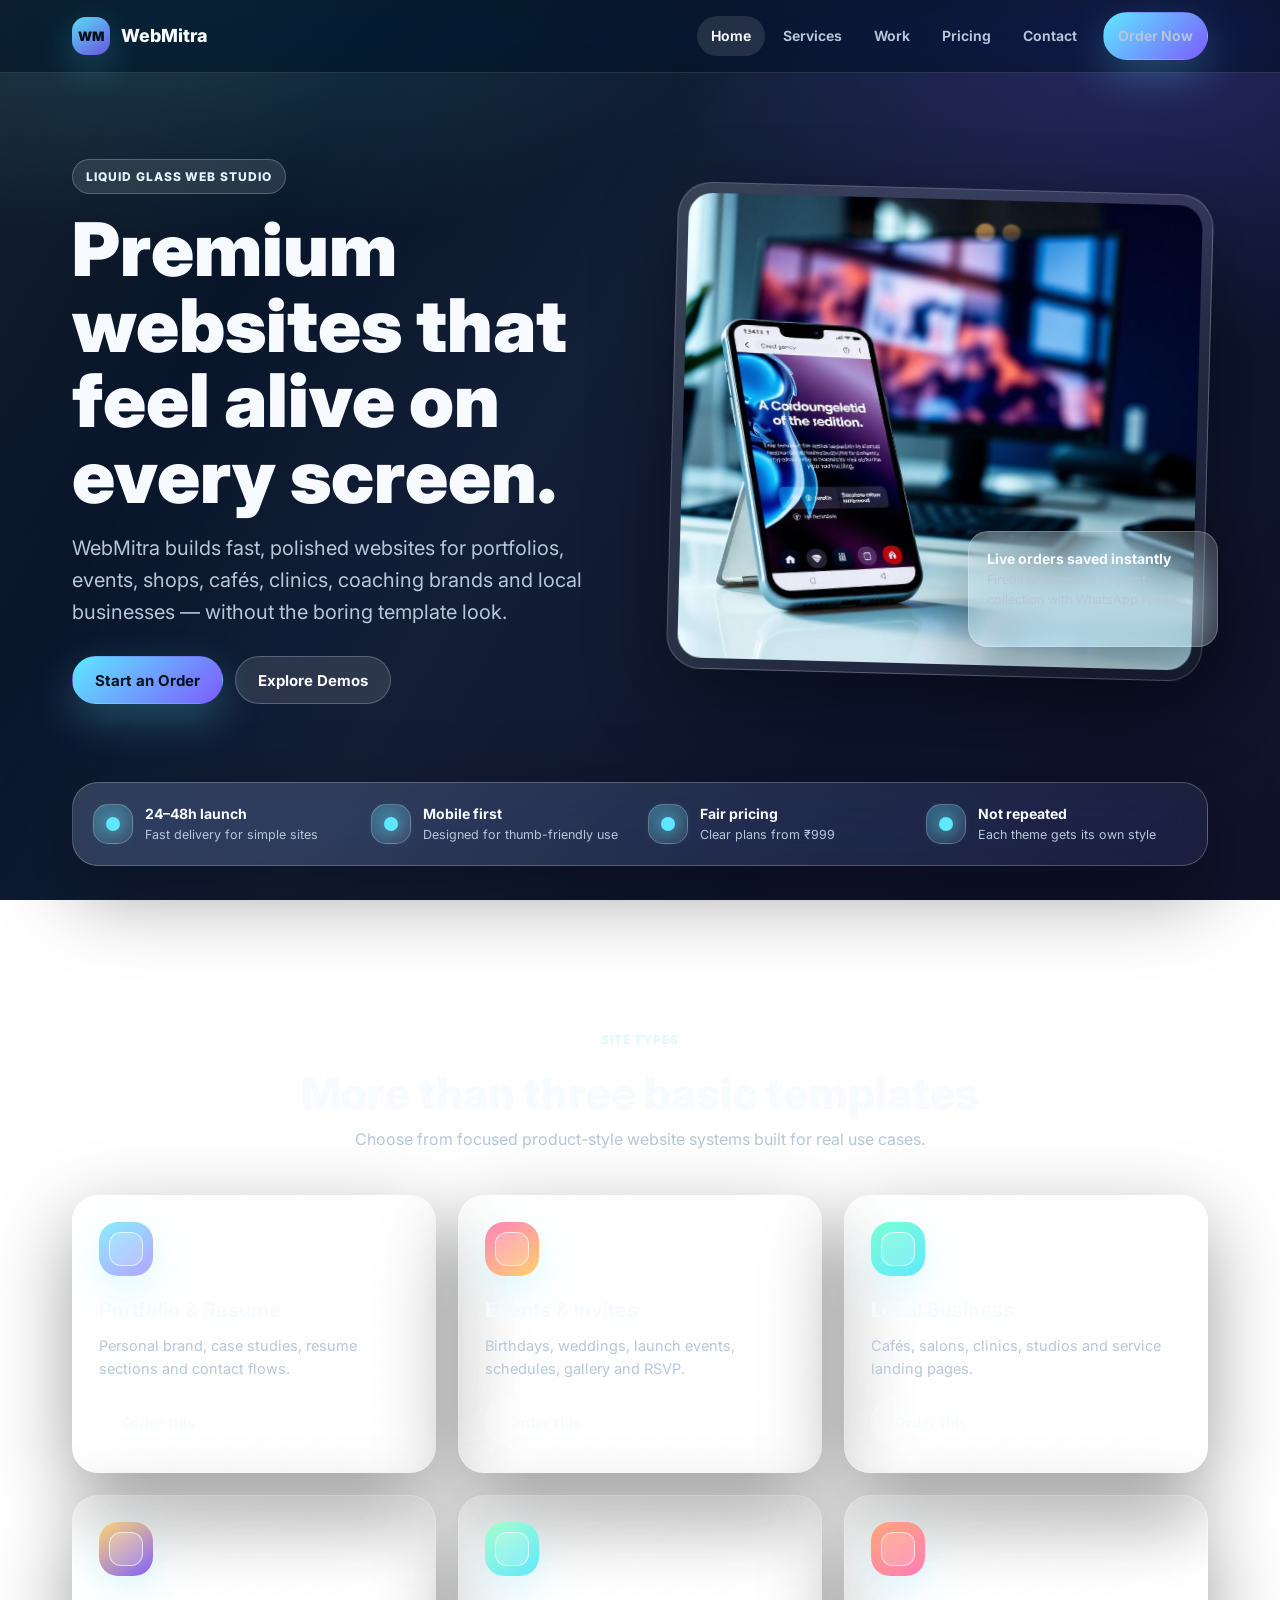
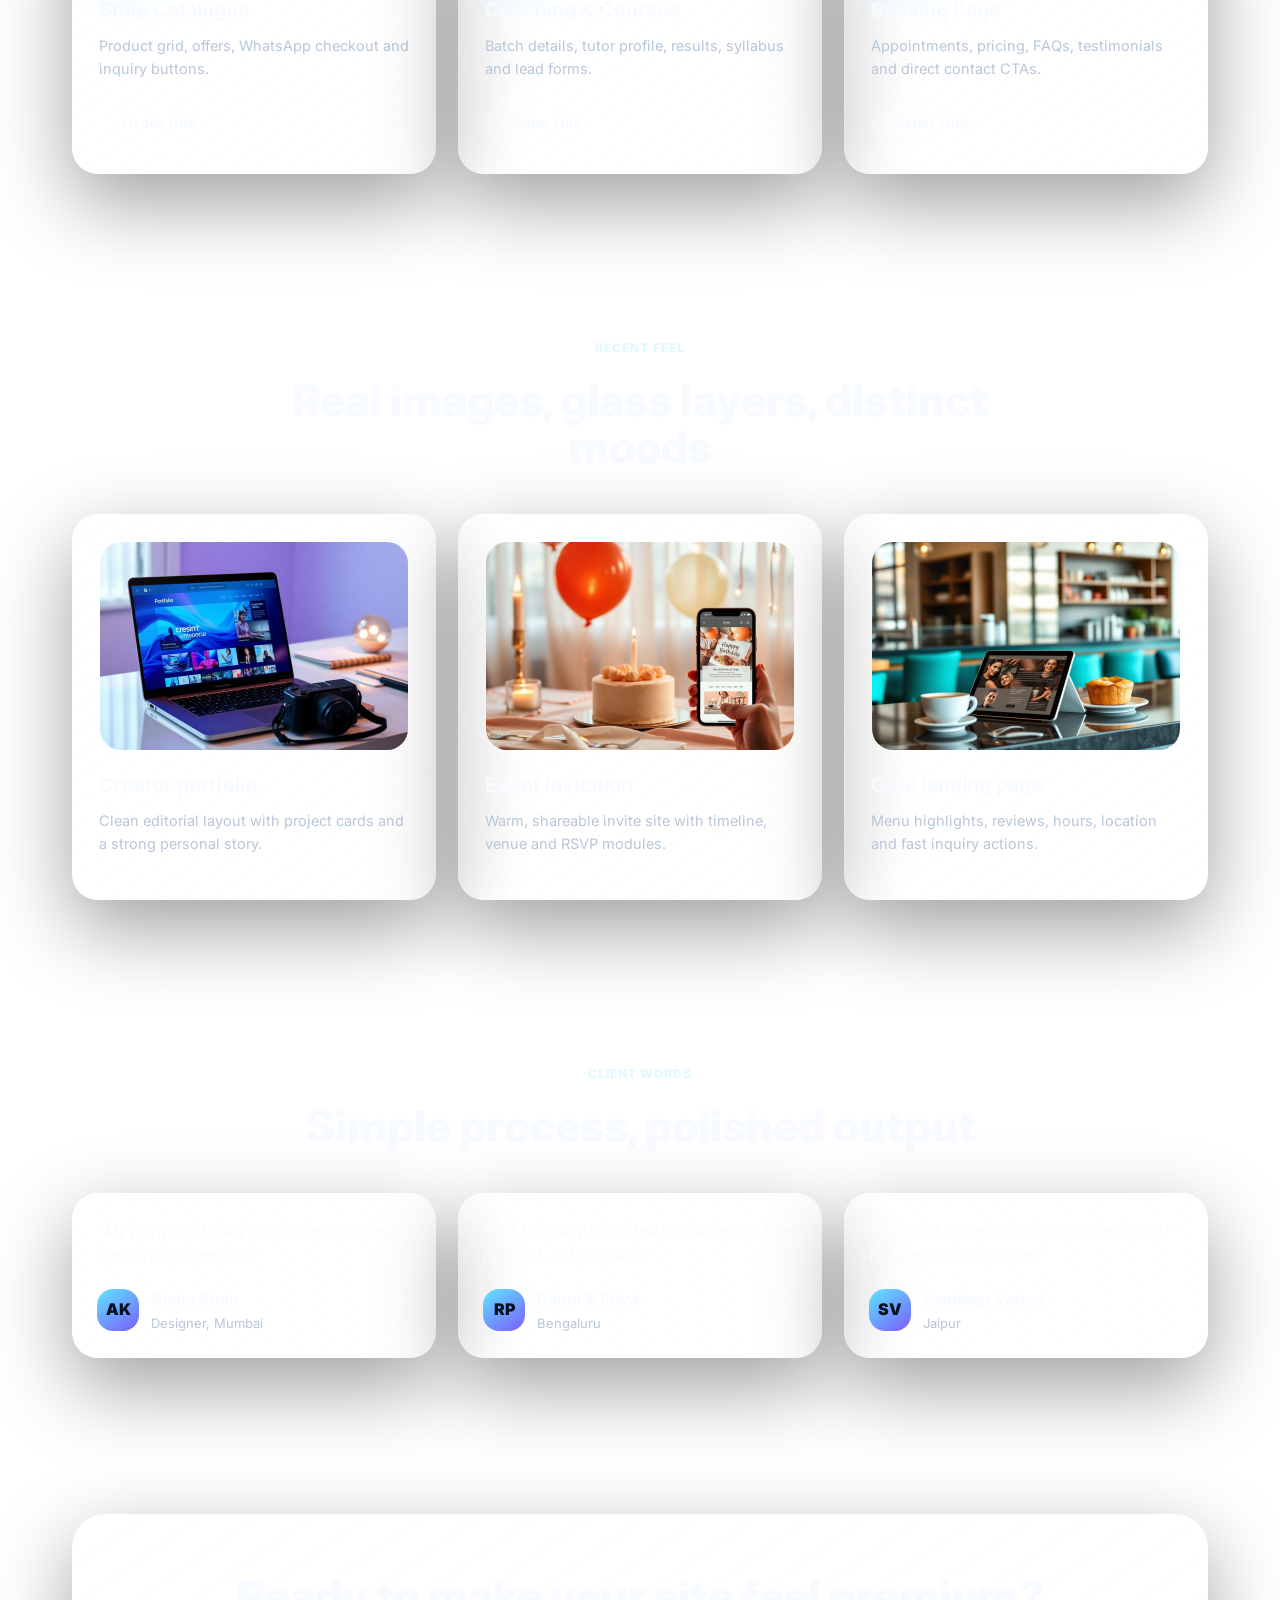
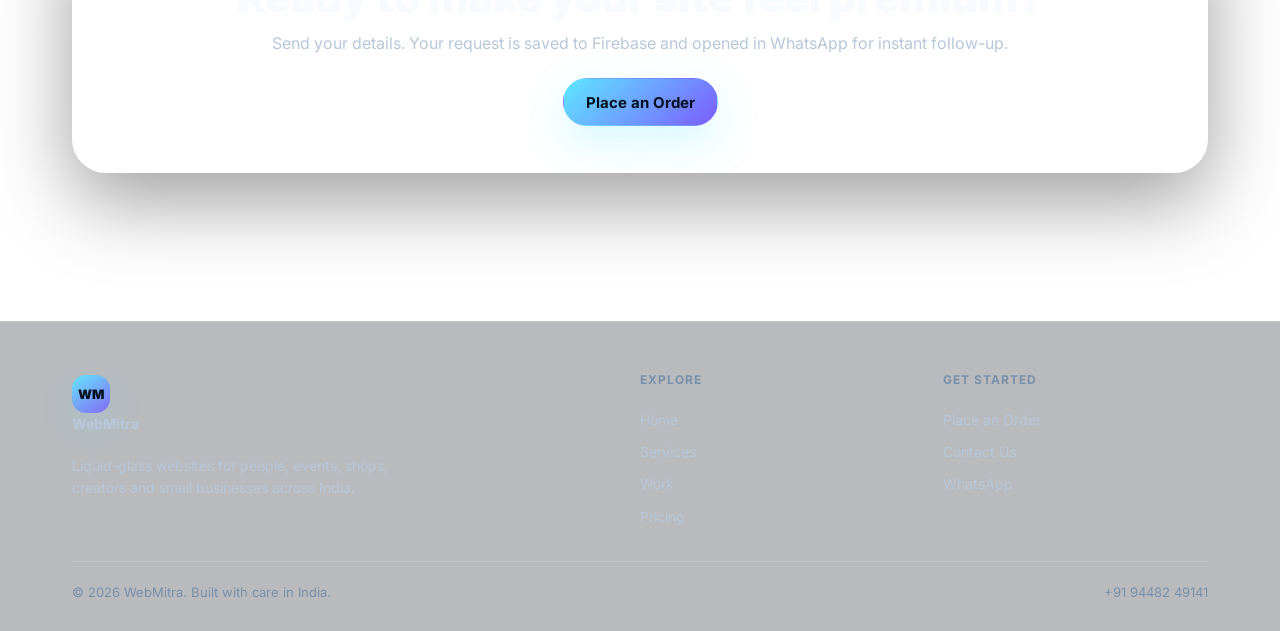
<file: index.html>
<!doctype html><html lang="en"><head><meta charset="utf-8"/><meta name="viewport" content="width=device-width, initial-scale=1, viewport-fit=cover"/><title>WebMitra — Liquid glass websites, fast</title><meta name="description" content="Premium iOS-inspired websites for people, events, shops and businesses across India."/><link rel="icon" href="favicon.ico" sizes="any"/><link rel="icon" type="image/svg+xml" href="favicon.svg"/><link rel="apple-touch-icon" href="apple-touch-icon.png"/><link rel="preconnect" href="https://fonts.googleapis.com"/><link rel="preconnect" href="https://fonts.gstatic.com" crossorigin/><link href="https://fonts.googleapis.com/css2?family=Inter:wght@400;500;600;700;800;900&display=swap" rel="stylesheet"/><link rel="stylesheet" href="styles.css"/><meta property="og:title" content="WebMitra — Liquid glass websites, fast"/><meta property="og:description" content="Premium iOS-inspired websites for people, events, shops and businesses across India."/><meta property="og:type" content="website"/><meta name="theme-color" content="#06111f"/></head><body><header class="site-header"><div class="container nav"><a class="brand" href="index.html"><span class="brand-mark">WM</span><span>WebMitra</span></a><button class="menu-toggle" data-menu-toggle aria-label="Open menu">☰</button><nav class="nav-links"><a href="index.html" data-nav="index.html">Home</a><a href="services.html" data-nav="services.html">Services</a><a href="work.html" data-nav="work.html">Work</a><a href="pricing.html" data-nav="pricing.html">Pricing</a><a href="contact.html" data-nav="contact.html">Contact</a><a class="nav-cta btn btn-primary" href="order.html" data-nav="order.html">Order Now</a></nav></div></header><main><section class="hero"><div class="container hero-grid"><div><span class="eyebrow fade-in">Liquid glass web studio</span><h1 class="fade-in delay-1">Premium websites that feel alive on every screen.</h1><p class="lead fade-in delay-2">WebMitra builds fast, polished websites for portfolios, events, shops, cafés, clinics, coaching brands and local businesses — without the boring template look.</p><div class="hero-cta fade-in delay-3"><a class="btn btn-primary" href="order.html">Start an Order</a><a class="btn btn-ghost" href="work.html">Explore Demos</a></div></div><div class="hero-media fade-in delay-2"><div class="phone-glass"><img src="assets/hero-liquid-glass.jpg" alt="Liquid glass website preview on a modern phone" width="1408" height="896"/></div><div class="float-chip"><strong>Live orders saved instantly</strong><span>Firebase-powered request collection with WhatsApp follow-up.</span></div></div></div></section><section class="section" style="padding-top:20px"><div class="container"><div class="trust-strip"><div class="trust-item"><span class="trust-dot"></span><div><strong>24–48h launch</strong><span>Fast delivery for simple sites</span></div></div><div class="trust-item"><span class="trust-dot"></span><div><strong>Mobile first</strong><span>Designed for thumb-friendly use</span></div></div><div class="trust-item"><span class="trust-dot"></span><div><strong>Fair pricing</strong><span>Clear plans from ₹999</span></div></div><div class="trust-item"><span class="trust-dot"></span><div><strong>Not repeated</strong><span>Each theme gets its own style</span></div></div></div></div></section><section class="section"><div class="container"><div class="section-head"><span class="eyebrow">Site types</span><h2>More than three basic templates</h2><p>Choose from focused product-style website systems built for real use cases.</p></div><div class="grid grid-3"><article class="card"><div class="mini-visual"></div><h3>Portfolio & Resume</h3><p>Personal brand, case studies, resume sections and contact flows.</p><a class="btn btn-ghost" href="order.html?type=Portfolio">Order this</a></article><article class="card"><div class="mini-visual event"></div><h3>Events & Invites</h3><p>Birthdays, weddings, launch events, schedules, gallery and RSVP.</p><a class="btn btn-ghost" href="order.html?type=Event">Order this</a></article><article class="card"><div class="mini-visual business"></div><h3>Local Business</h3><p>Cafés, salons, clinics, studios and service landing pages.</p><a class="btn btn-ghost" href="order.html?type=Business">Order this</a></article><article class="card"><div class="mini-visual shop"></div><h3>Shop Catalogue</h3><p>Product grid, offers, WhatsApp checkout and inquiry buttons.</p><a class="btn btn-ghost" href="order.html?type=Shop Catalogue">Order this</a></article><article class="card"><div class="mini-visual learn"></div><h3>Coaching & Courses</h3><p>Batch details, tutor profile, results, syllabus and lead forms.</p><a class="btn btn-ghost" href="order.html?type=Coaching">Order this</a></article><article class="card"><div class="mini-visual booking"></div><h3>Booking Page</h3><p>Appointments, pricing, FAQs, testimonials and direct contact CTAs.</p><a class="btn btn-ghost" href="order.html?type=Booking Page">Order this</a></article></div></div></section><section class="section"><div class="container"><div class="section-head"><span class="eyebrow">Recent feel</span><h2>Real images, glass layers, distinct moods</h2></div><div class="grid grid-3"><article class="card"><div class="photo-tile"><img src="assets/portfolio-demo.jpg" loading="lazy" alt="Portfolio website demo preview"/></div><h3>Creator portfolio</h3><p>Clean editorial layout with project cards and a strong personal story.</p></article><article class="card"><div class="photo-tile"><img src="assets/event-demo.jpg" loading="lazy" alt="Birthday invitation website preview"/></div><h3>Event invitation</h3><p>Warm, shareable invite site with timeline, venue and RSVP modules.</p></article><article class="card"><div class="photo-tile"><img src="assets/business-demo.jpg" loading="lazy" alt="Business landing page preview"/></div><h3>Café landing page</h3><p>Menu highlights, reviews, hours, location and fast inquiry actions.</p></article></div></div></section><section class="section"><div class="container"><div class="section-head"><span class="eyebrow">Client words</span><h2>Simple process, polished output</h2></div><div class="grid grid-3"><div class="testimonial"><p>“My portfolio finally looks premium and loads fast on mobile.”</p><div class="who"><div class="avatar">AK</div><div><strong>Aisha Khan</strong><small>Designer, Mumbai</small></div></div></div><div class="testimonial"><p>“The birthday invite felt like an actual mini product, not a poster.”</p><div class="who"><div class="avatar">RP</div><div><strong>Rahul & Priya</strong><small>Bengaluru</small></div></div></div><div class="testimonial"><p>“Our café page made menu sharing and bookings much easier.”</p><div class="who"><div class="avatar">SV</div><div><strong>Sandeep Verma</strong><small>Jaipur</small></div></div></div></div></div></section><section class="section"><div class="container"><div class="cta-banner"><h2>Ready to make your site feel premium?</h2><p>Send your details. Your request is saved to Firebase and opened in WhatsApp for instant follow-up.</p><a class="btn btn-primary" href="order.html">Place an Order</a></div></div></section></main><footer class="site-footer"><div class="container"><div class="footer-grid"><div><a class="brand" href="index.html"><span class="brand-mark">WM</span><span>WebMitra</span></a><p style="color:var(--muted);max-width:360px;margin-top:14px;font-size:14px">Liquid-glass websites for people, events, shops, creators and small businesses across India.</p></div><div><h4>Explore</h4><a href="index.html">Home</a><a href="services.html">Services</a><a href="work.html">Work</a><a href="pricing.html">Pricing</a></div><div><h4>Get Started</h4><a href="order.html">Place an Order</a><a href="contact.html">Contact Us</a><a href="https://wa.me/919448249141" target="_blank" rel="noopener">WhatsApp</a></div></div><div class="footer-bottom"><span>© <span id="yr"></span> WebMitra. Built with care in India.</span><span>+91 94482 49141</span></div></div></footer><script src="app.js"></script></body></html>
</file>
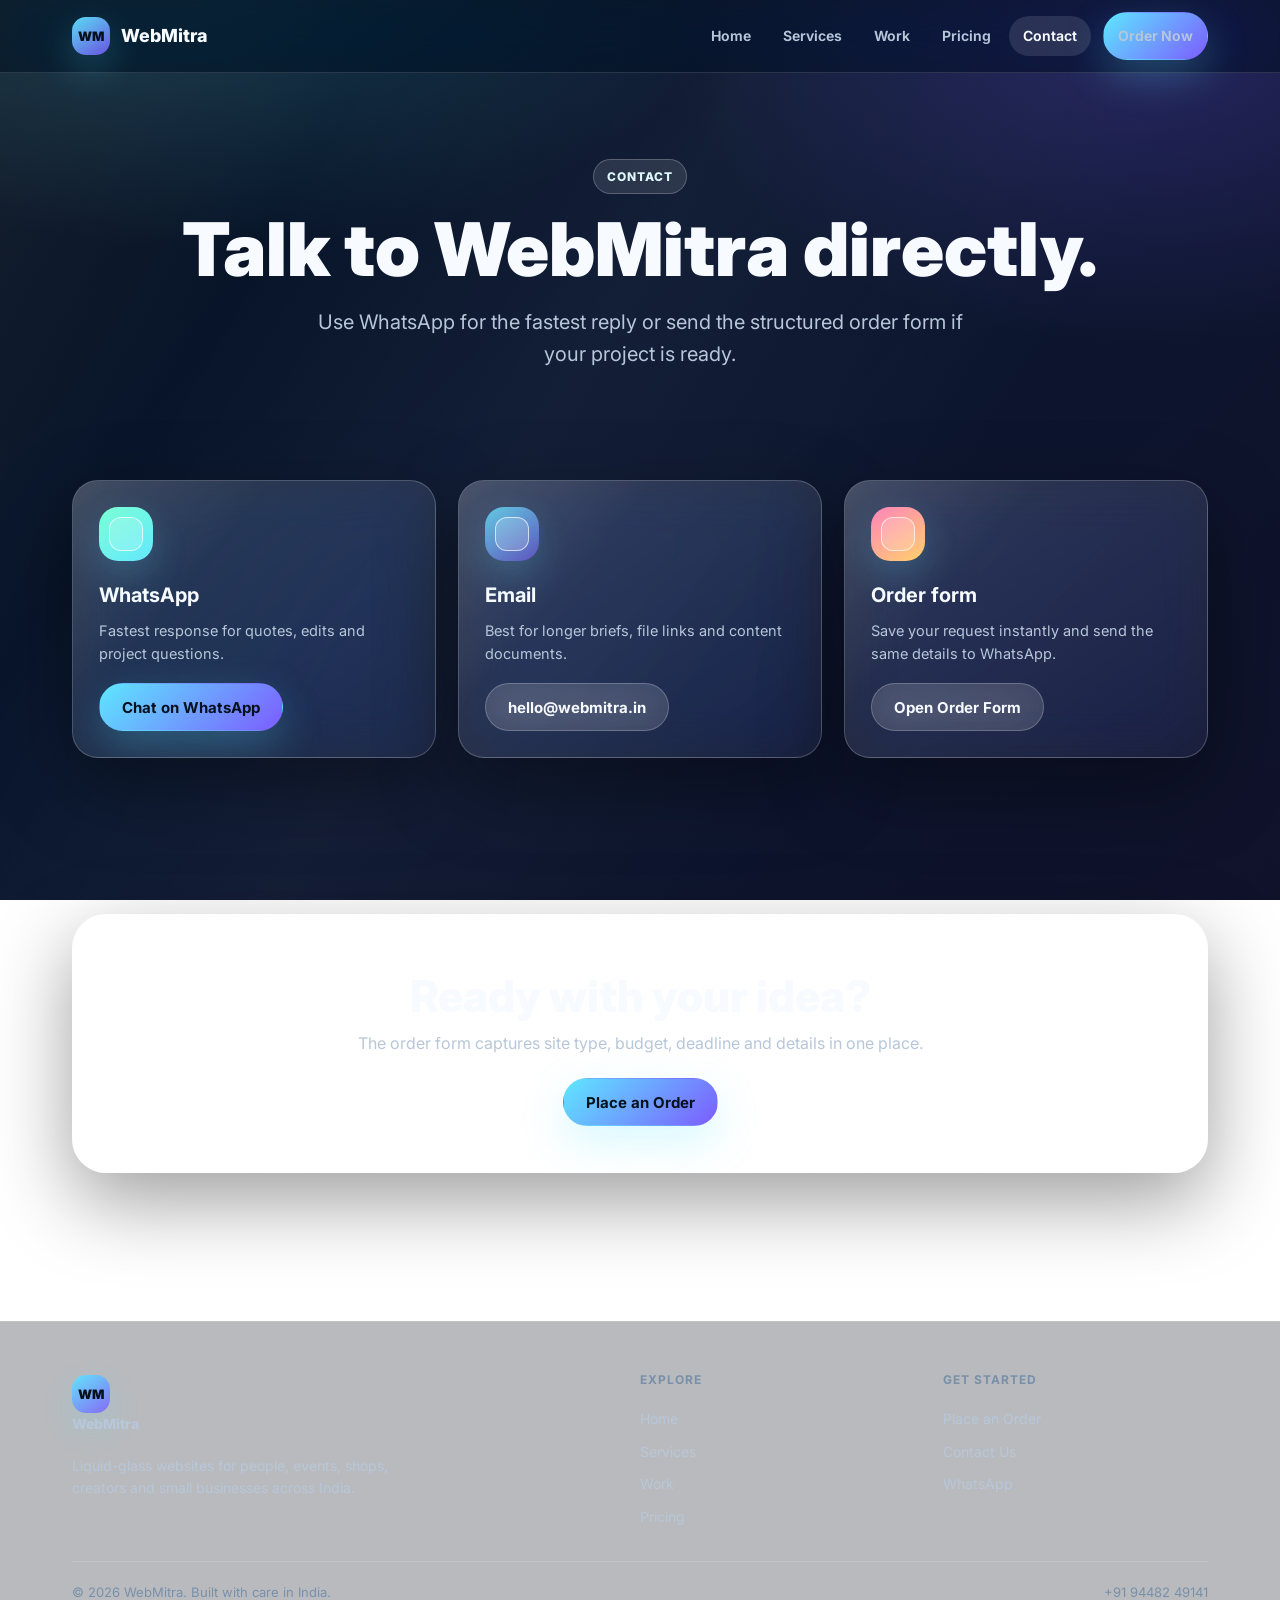
<file: contact.html>
<!doctype html><html lang="en"><head><meta charset="utf-8"/><meta name="viewport" content="width=device-width, initial-scale=1, viewport-fit=cover"/><title>Contact — WebMitra</title><meta name="description" content="Contact WebMitra on WhatsApp or email for fast website quotes and support."/><link rel="icon" href="favicon.ico" sizes="any"/><link rel="icon" type="image/svg+xml" href="favicon.svg"/><link rel="apple-touch-icon" href="apple-touch-icon.png"/><link rel="preconnect" href="https://fonts.googleapis.com"/><link rel="preconnect" href="https://fonts.gstatic.com" crossorigin/><link href="https://fonts.googleapis.com/css2?family=Inter:wght@400;500;600;700;800;900&display=swap" rel="stylesheet"/><link rel="stylesheet" href="styles.css"/><meta property="og:title" content="Contact — WebMitra"/><meta property="og:description" content="Contact WebMitra on WhatsApp or email for fast website quotes and support."/><meta property="og:type" content="website"/><meta name="theme-color" content="#06111f"/></head><body><header class="site-header"><div class="container nav"><a class="brand" href="index.html"><span class="brand-mark">WM</span><span>WebMitra</span></a><button class="menu-toggle" data-menu-toggle aria-label="Open menu">☰</button><nav class="nav-links"><a href="index.html" data-nav="index.html">Home</a><a href="services.html" data-nav="services.html">Services</a><a href="work.html" data-nav="work.html">Work</a><a href="pricing.html" data-nav="pricing.html">Pricing</a><a href="contact.html" data-nav="contact.html">Contact</a><a class="nav-cta btn btn-primary" href="order.html" data-nav="order.html">Order Now</a></nav></div></header><main><section class="hero center"><div class="container"><span class="eyebrow fade-in">Contact</span><h1 class="fade-in delay-1">Talk to WebMitra directly.</h1><p class="lead fade-in delay-2">Use WhatsApp for the fastest reply or send the structured order form if your project is ready.</p></div></section><section class="section" style="padding-top:24px"><div class="container"><div class="grid grid-3"><article class="card"><div class="mini-visual business"></div><h3>WhatsApp</h3><p>Fastest response for quotes, edits and project questions.</p><a class="btn btn-primary" href="https://wa.me/919448249141" target="_blank" rel="noopener">Chat on WhatsApp</a></article><article class="card"><div class="mini-visual"></div><h3>Email</h3><p>Best for longer briefs, file links and content documents.</p><a class="btn btn-ghost" href="mailto:hello@webmitra.in">hello@webmitra.in</a></article><article class="card"><div class="mini-visual event"></div><h3>Order form</h3><p>Save your request instantly and send the same details to WhatsApp.</p><a class="btn btn-ghost" href="order.html">Open Order Form</a></article></div></div></section><section class="section"><div class="container"><div class="cta-banner"><h2>Ready with your idea?</h2><p>The order form captures site type, budget, deadline and details in one place.</p><a class="btn btn-primary" href="order.html">Place an Order</a></div></div></section></main><footer class="site-footer"><div class="container"><div class="footer-grid"><div><a class="brand" href="index.html"><span class="brand-mark">WM</span><span>WebMitra</span></a><p style="color:var(--muted);max-width:360px;margin-top:14px;font-size:14px">Liquid-glass websites for people, events, shops, creators and small businesses across India.</p></div><div><h4>Explore</h4><a href="index.html">Home</a><a href="services.html">Services</a><a href="work.html">Work</a><a href="pricing.html">Pricing</a></div><div><h4>Get Started</h4><a href="order.html">Place an Order</a><a href="contact.html">Contact Us</a><a href="https://wa.me/919448249141" target="_blank" rel="noopener">WhatsApp</a></div></div><div class="footer-bottom"><span>© <span id="yr"></span> WebMitra. Built with care in India.</span><span>+91 94482 49141</span></div></div></footer><script src="app.js"></script></body></html>
</file>
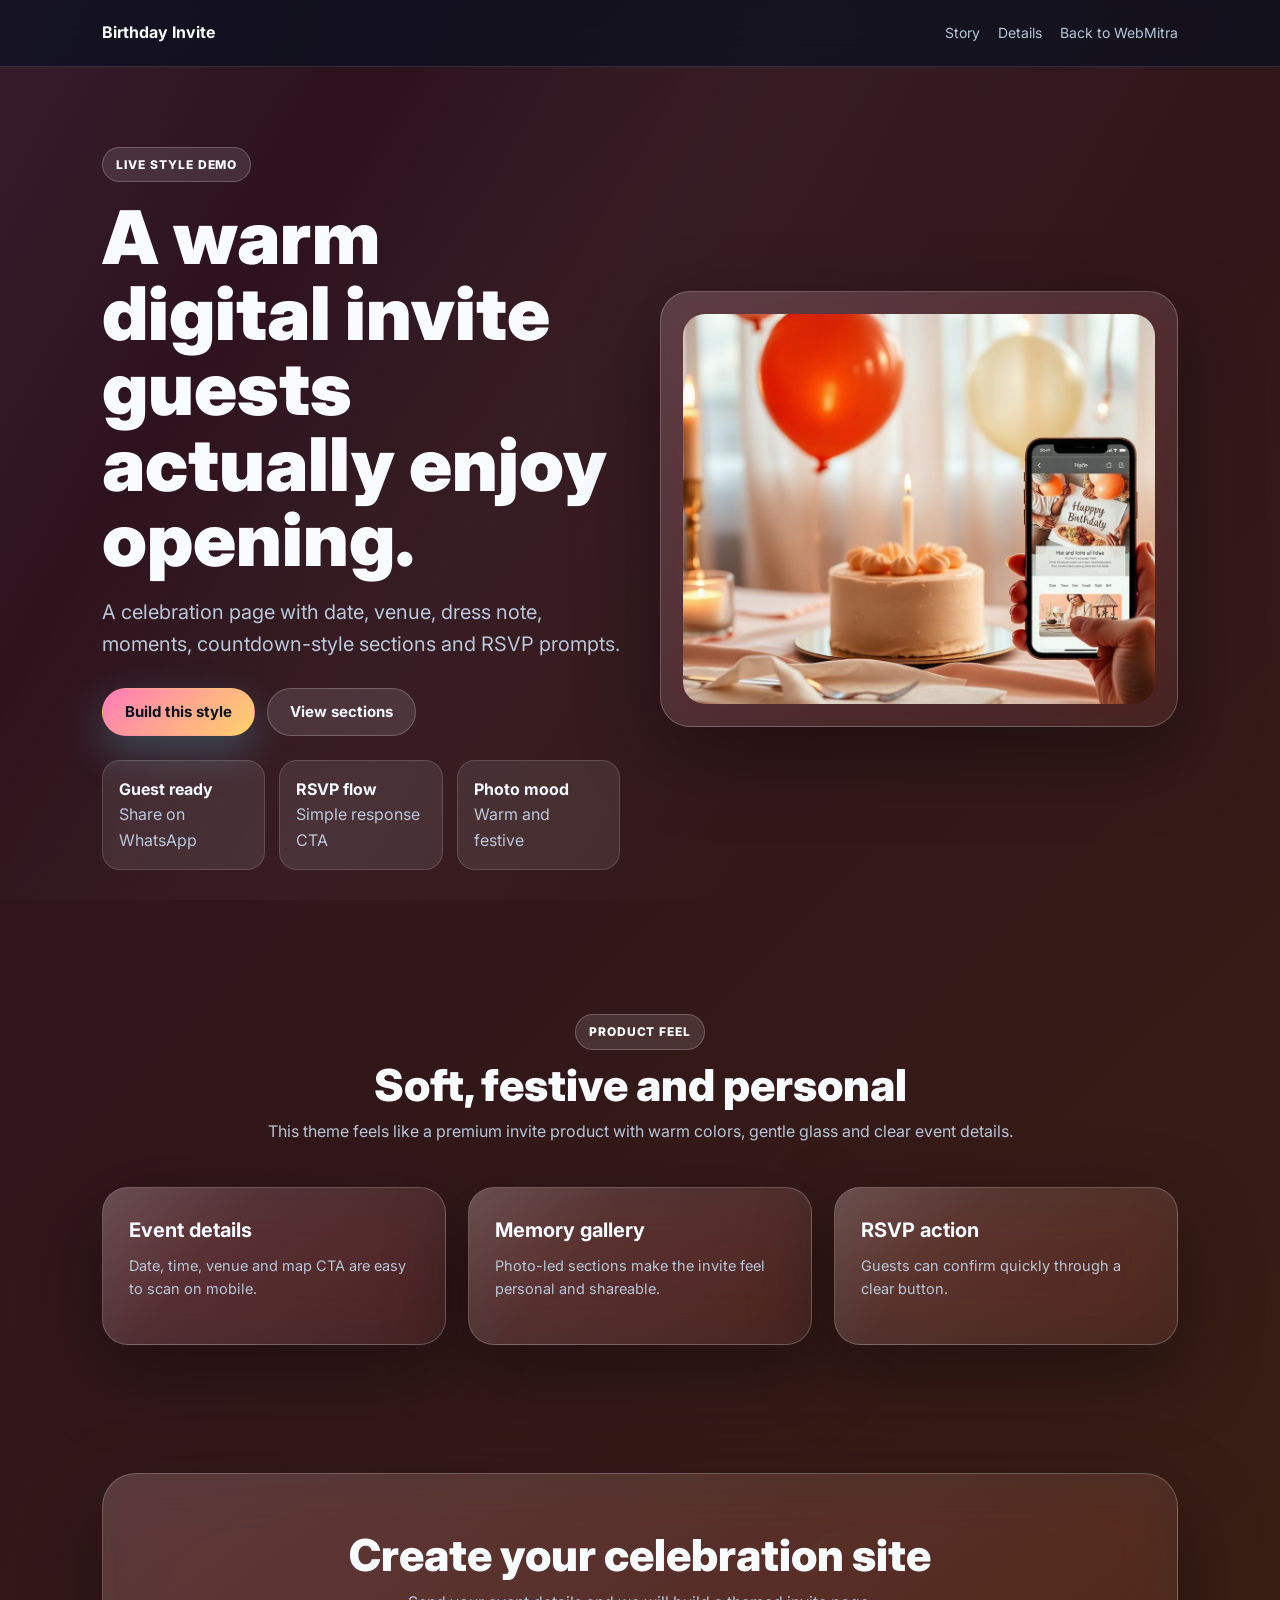
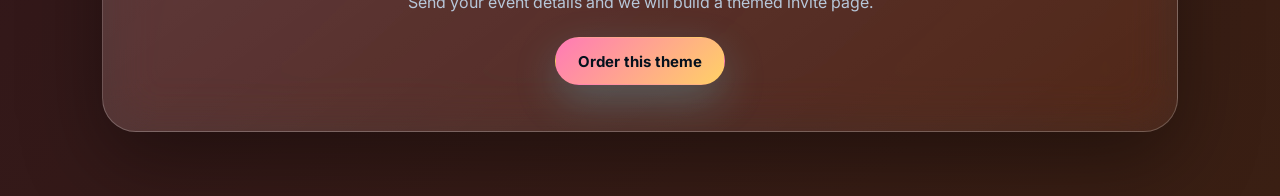
<file: demo-birthday.html>
<!doctype html><html lang="en"><head><meta charset="utf-8"/><meta name="viewport" content="width=device-width, initial-scale=1"/><title>Birthday Invite — Demo</title><meta name="description" content="A complete birthday invitation website demo by WebMitra."/><link rel="icon" href="favicon.ico"/><link rel="preconnect" href="https://fonts.googleapis.com"/><link rel="preconnect" href="https://fonts.gstatic.com" crossorigin/><link href="https://fonts.googleapis.com/css2?family=Inter:wght@400;500;600;700;800;900&display=swap" rel="stylesheet"/><link rel="stylesheet" href="styles.css"/></head><body class="demo-body theme-event"><nav class="demo-nav"><div class="demo-wrap"><strong>Birthday Invite</strong><div class="demo-links"><a href="#story">Story</a><a href="#details">Details</a><a href="work.html">Back to WebMitra</a></div></div></nav><main><section class="demo-hero"><div class="demo-wrap demo-grid"><div><span class="eyebrow">Live style demo</span><h1>A warm digital invite guests actually enjoy opening.</h1><p class="lead">A celebration page with date, venue, dress note, moments, countdown-style sections and RSVP prompts.</p><div class="hero-cta"><a class="btn btn-primary" href="order.html?type=Birthday Invitation">Build this style</a><a class="btn btn-ghost" href="#details">View sections</a></div><div class="demo-kpis"><div><strong>Guest ready</strong><br><span style="color:var(--muted)">Share on WhatsApp</span></div><div><strong>RSVP flow</strong><br><span style="color:var(--muted)">Simple response CTA</span></div><div><strong>Photo mood</strong><br><span style="color:var(--muted)">Warm and festive</span></div></div></div><div class="demo-panel"><img src="assets/event-demo.jpg" alt="Birthday invitation demo"/></div></div></section><section class="demo-section" id="story"><div class="demo-wrap"><div class="section-head"><span class="eyebrow">Product feel</span><h2>Soft, festive and personal</h2><p>This theme feels like a premium invite product with warm colors, gentle glass and clear event details.</p></div><div class="grid grid-3"><article class="card"><h3>Event details</h3><p>Date, time, venue and map CTA are easy to scan on mobile.</p></article><article class="card"><h3>Memory gallery</h3><p>Photo-led sections make the invite feel personal and shareable.</p></article><article class="card"><h3>RSVP action</h3><p>Guests can confirm quickly through a clear button.</p></article></div></div></section><section class="demo-section" id="details"><div class="demo-wrap"><div class="cta-banner"><h2>Create your celebration site</h2><p>Send your event details and we will build a themed invite page.</p><a class="btn btn-primary" href="order.html?type=Birthday Invitation">Order this theme</a></div></div></section></main></body></html>
</file>
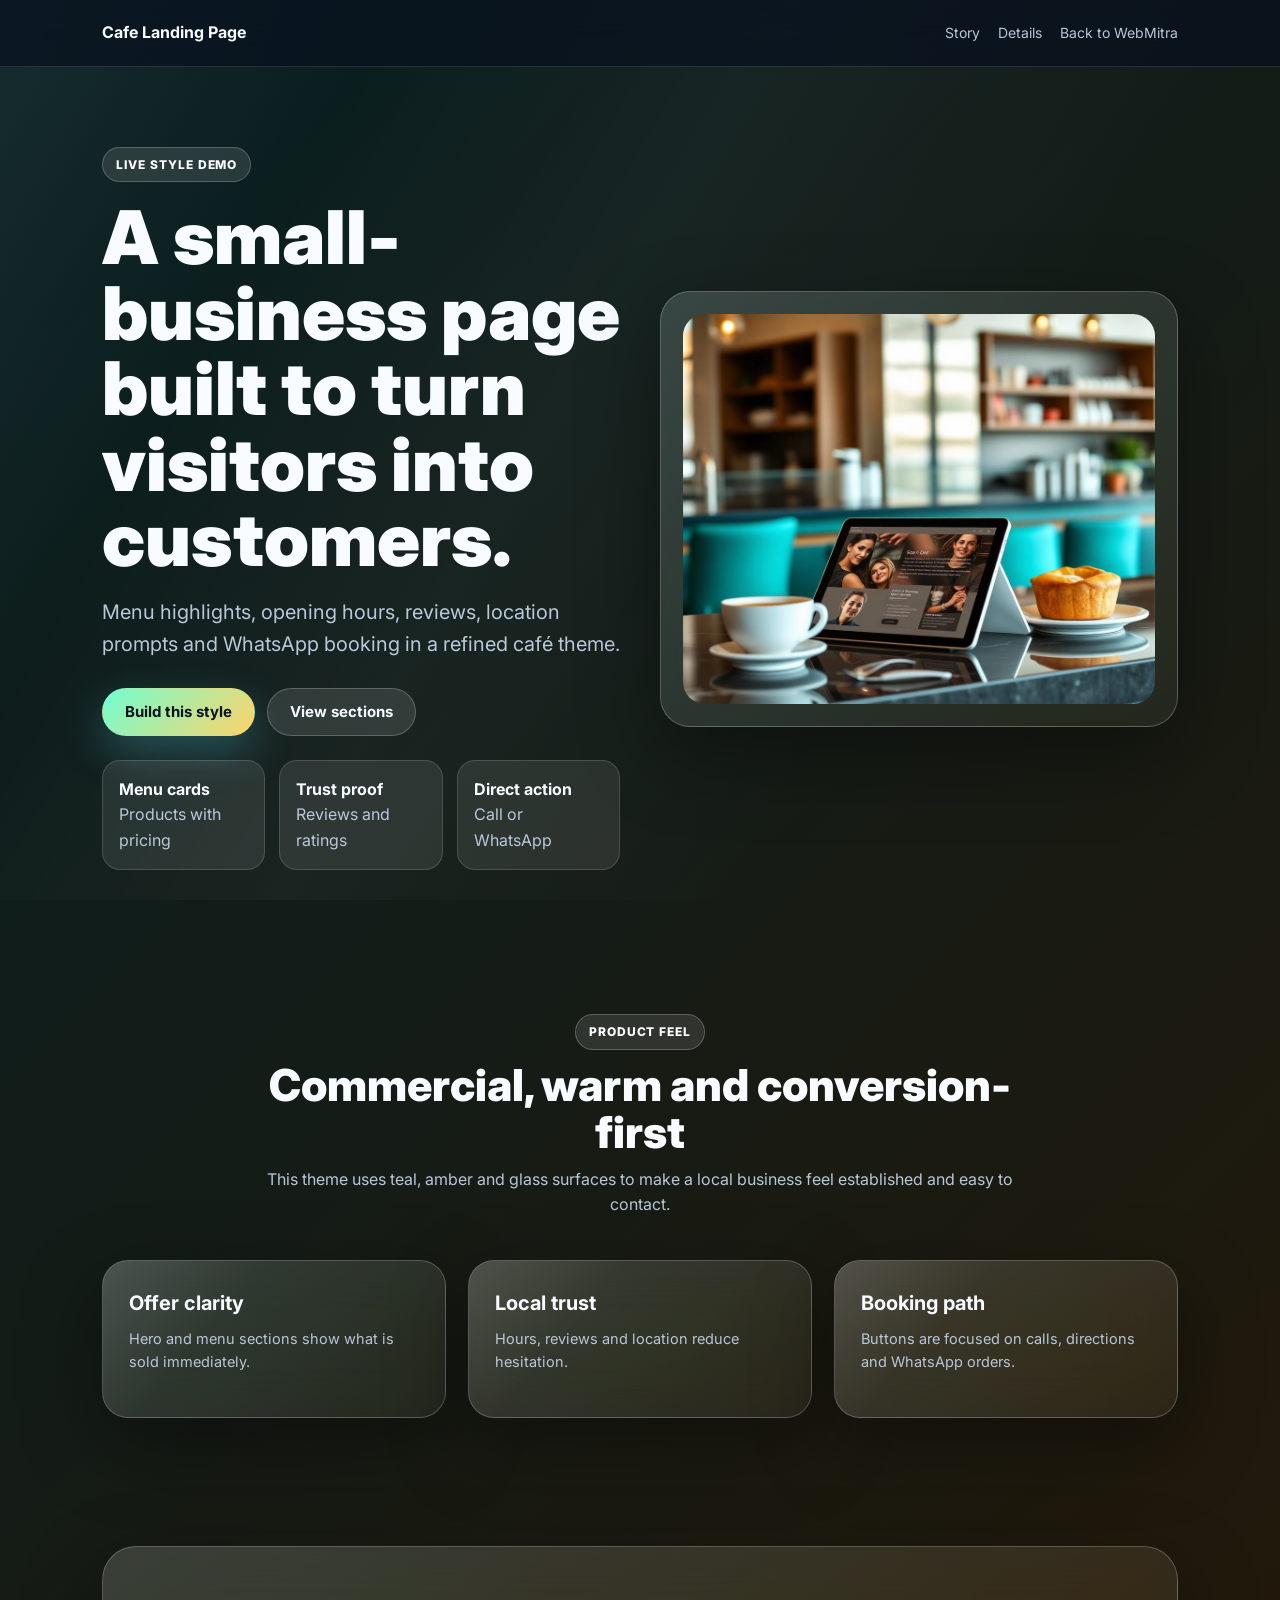
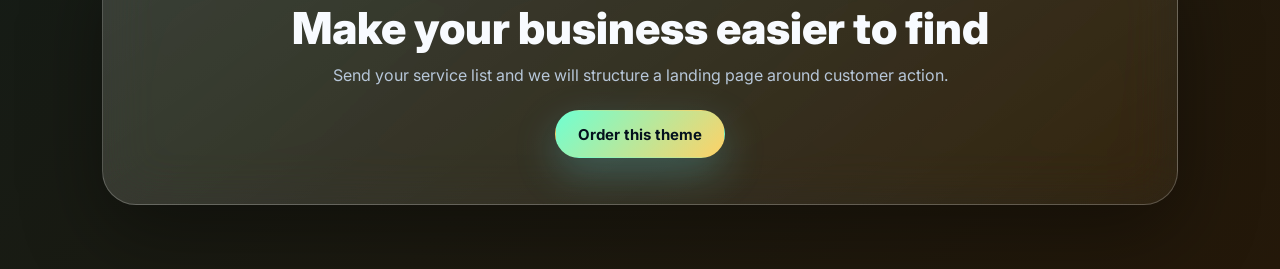
<file: demo-business.html>
<!doctype html><html lang="en"><head><meta charset="utf-8"/><meta name="viewport" content="width=device-width, initial-scale=1"/><title>Cafe Landing Page — Demo</title><meta name="description" content="A complete cafe and business website demo by WebMitra."/><link rel="icon" href="favicon.ico"/><link rel="preconnect" href="https://fonts.googleapis.com"/><link rel="preconnect" href="https://fonts.gstatic.com" crossorigin/><link href="https://fonts.googleapis.com/css2?family=Inter:wght@400;500;600;700;800;900&display=swap" rel="stylesheet"/><link rel="stylesheet" href="styles.css"/></head><body class="demo-body theme-business"><nav class="demo-nav"><div class="demo-wrap"><strong>Cafe Landing Page</strong><div class="demo-links"><a href="#story">Story</a><a href="#details">Details</a><a href="work.html">Back to WebMitra</a></div></div></nav><main><section class="demo-hero"><div class="demo-wrap demo-grid"><div><span class="eyebrow">Live style demo</span><h1>A small-business page built to turn visitors into customers.</h1><p class="lead">Menu highlights, opening hours, reviews, location prompts and WhatsApp booking in a refined café theme.</p><div class="hero-cta"><a class="btn btn-primary" href="order.html?type=Cafe / Restaurant">Build this style</a><a class="btn btn-ghost" href="#details">View sections</a></div><div class="demo-kpis"><div><strong>Menu cards</strong><br><span style="color:var(--muted)">Products with pricing</span></div><div><strong>Trust proof</strong><br><span style="color:var(--muted)">Reviews and ratings</span></div><div><strong>Direct action</strong><br><span style="color:var(--muted)">Call or WhatsApp</span></div></div></div><div class="demo-panel"><img src="assets/business-demo.jpg" alt="Cafe business demo"/></div></div></section><section class="demo-section" id="story"><div class="demo-wrap"><div class="section-head"><span class="eyebrow">Product feel</span><h2>Commercial, warm and conversion-first</h2><p>This theme uses teal, amber and glass surfaces to make a local business feel established and easy to contact.</p></div><div class="grid grid-3"><article class="card"><h3>Offer clarity</h3><p>Hero and menu sections show what is sold immediately.</p></article><article class="card"><h3>Local trust</h3><p>Hours, reviews and location reduce hesitation.</p></article><article class="card"><h3>Booking path</h3><p>Buttons are focused on calls, directions and WhatsApp orders.</p></article></div></div></section><section class="demo-section" id="details"><div class="demo-wrap"><div class="cta-banner"><h2>Make your business easier to find</h2><p>Send your service list and we will structure a landing page around customer action.</p><a class="btn btn-primary" href="order.html?type=Cafe / Restaurant">Order this theme</a></div></div></section></main></body></html>
</file>
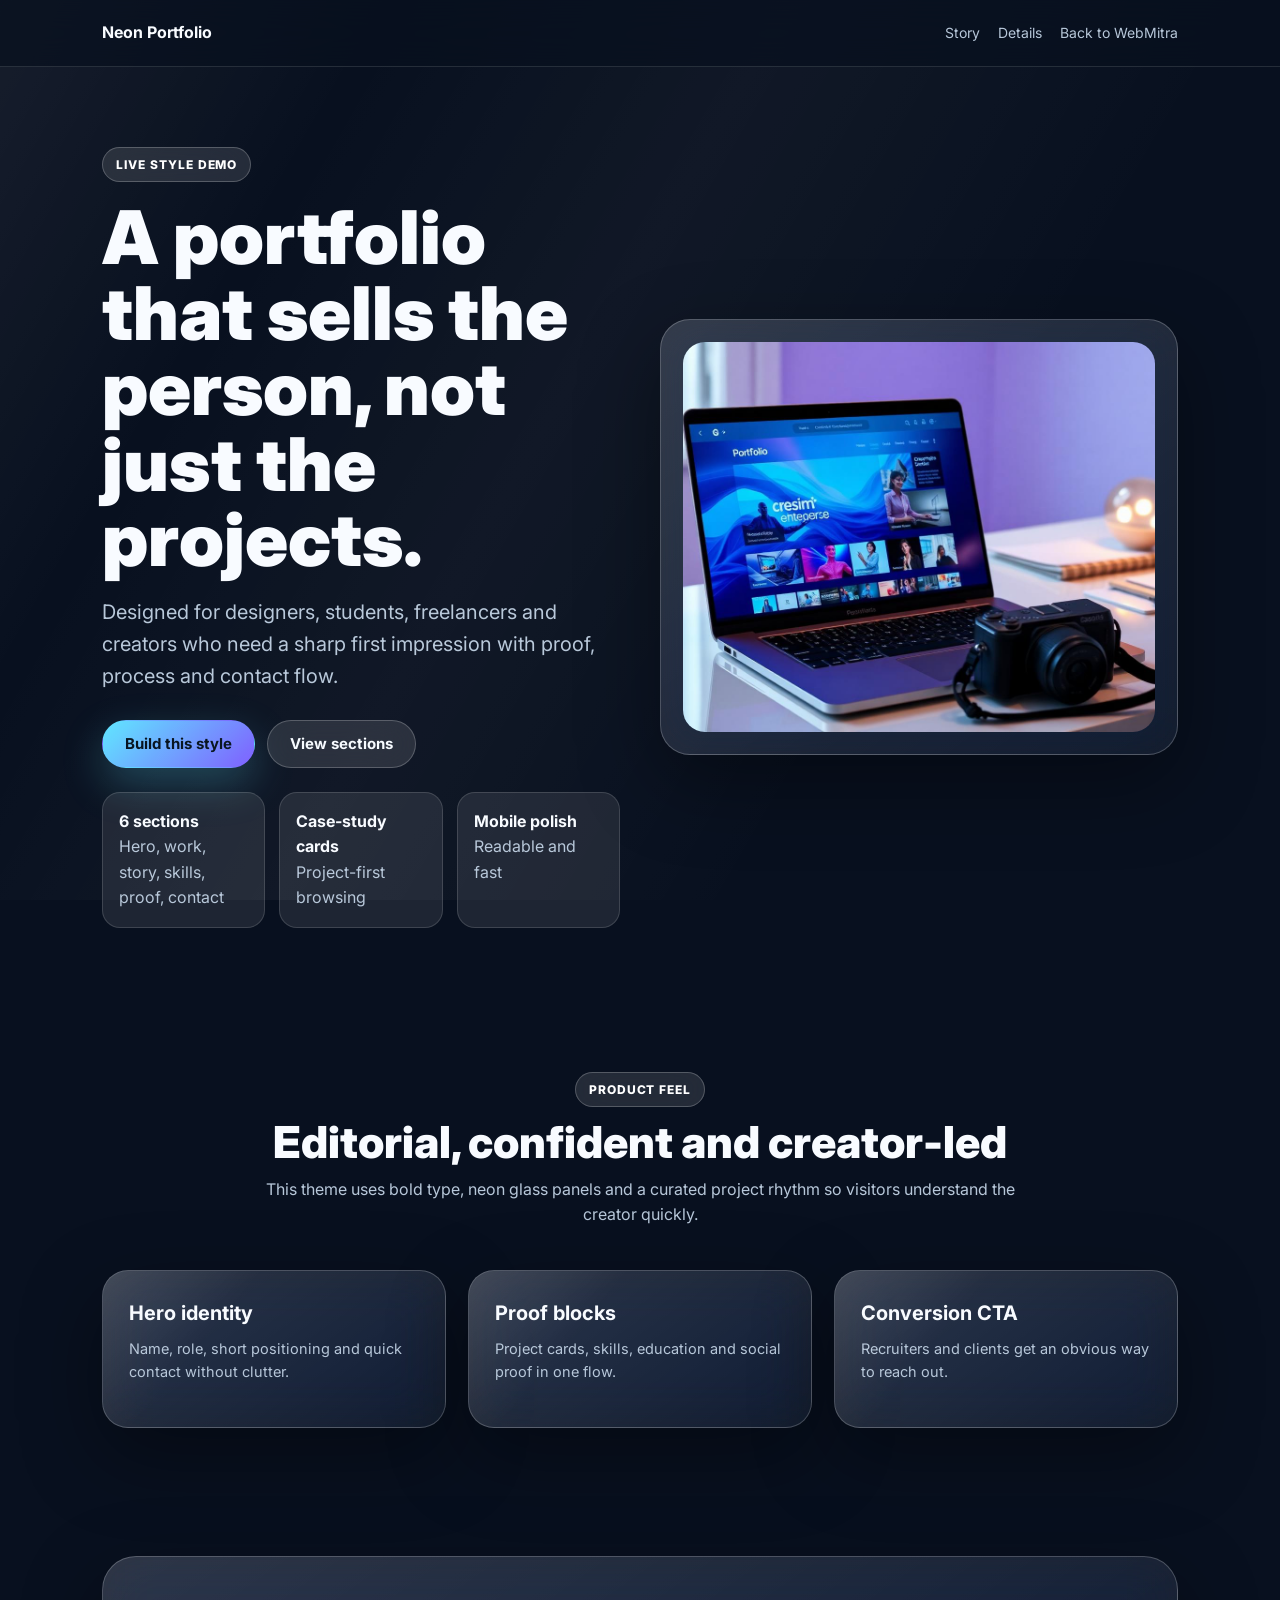
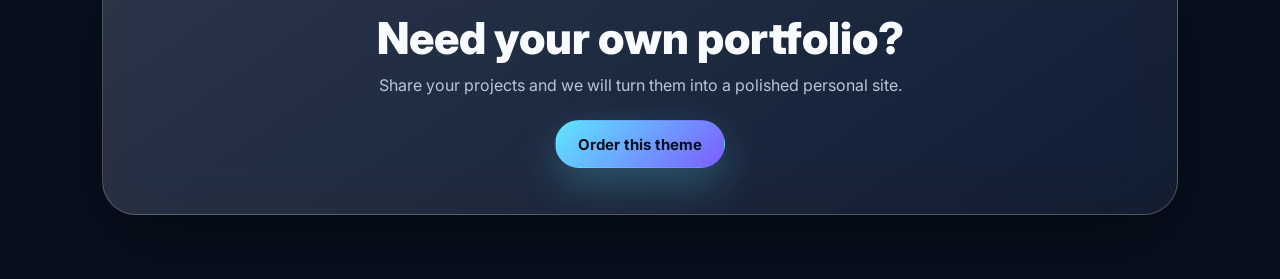
<file: demo-portfolio.html>
<!doctype html><html lang="en"><head><meta charset="utf-8"/><meta name="viewport" content="width=device-width, initial-scale=1"/><title>Neon Portfolio — Demo</title><meta name="description" content="A complete portfolio website demo by WebMitra."/><link rel="icon" href="favicon.ico"/><link rel="preconnect" href="https://fonts.googleapis.com"/><link rel="preconnect" href="https://fonts.gstatic.com" crossorigin/><link href="https://fonts.googleapis.com/css2?family=Inter:wght@400;500;600;700;800;900&display=swap" rel="stylesheet"/><link rel="stylesheet" href="styles.css"/></head><body class="demo-body theme-portfolio"><nav class="demo-nav"><div class="demo-wrap"><strong>Neon Portfolio</strong><div class="demo-links"><a href="#story">Story</a><a href="#details">Details</a><a href="work.html">Back to WebMitra</a></div></div></nav><main><section class="demo-hero"><div class="demo-wrap demo-grid"><div><span class="eyebrow">Live style demo</span><h1>A portfolio that sells the person, not just the projects.</h1><p class="lead">Designed for designers, students, freelancers and creators who need a sharp first impression with proof, process and contact flow.</p><div class="hero-cta"><a class="btn btn-primary" href="order.html?type=Portfolio">Build this style</a><a class="btn btn-ghost" href="#details">View sections</a></div><div class="demo-kpis"><div><strong>6 sections</strong><br><span style="color:var(--muted)">Hero, work, story, skills, proof, contact</span></div><div><strong>Case-study cards</strong><br><span style="color:var(--muted)">Project-first browsing</span></div><div><strong>Mobile polish</strong><br><span style="color:var(--muted)">Readable and fast</span></div></div></div><div class="demo-panel"><img src="assets/portfolio-demo.jpg" alt="Portfolio website demo"/></div></div></section><section class="demo-section" id="story"><div class="demo-wrap"><div class="section-head"><span class="eyebrow">Product feel</span><h2>Editorial, confident and creator-led</h2><p>This theme uses bold type, neon glass panels and a curated project rhythm so visitors understand the creator quickly.</p></div><div class="grid grid-3"><article class="card"><h3>Hero identity</h3><p>Name, role, short positioning and quick contact without clutter.</p></article><article class="card"><h3>Proof blocks</h3><p>Project cards, skills, education and social proof in one flow.</p></article><article class="card"><h3>Conversion CTA</h3><p>Recruiters and clients get an obvious way to reach out.</p></article></div></div></section><section class="demo-section" id="details"><div class="demo-wrap"><div class="cta-banner"><h2>Need your own portfolio?</h2><p>Share your projects and we will turn them into a polished personal site.</p><a class="btn btn-primary" href="order.html?type=Portfolio">Order this theme</a></div></div></section></main></body></html>
</file>
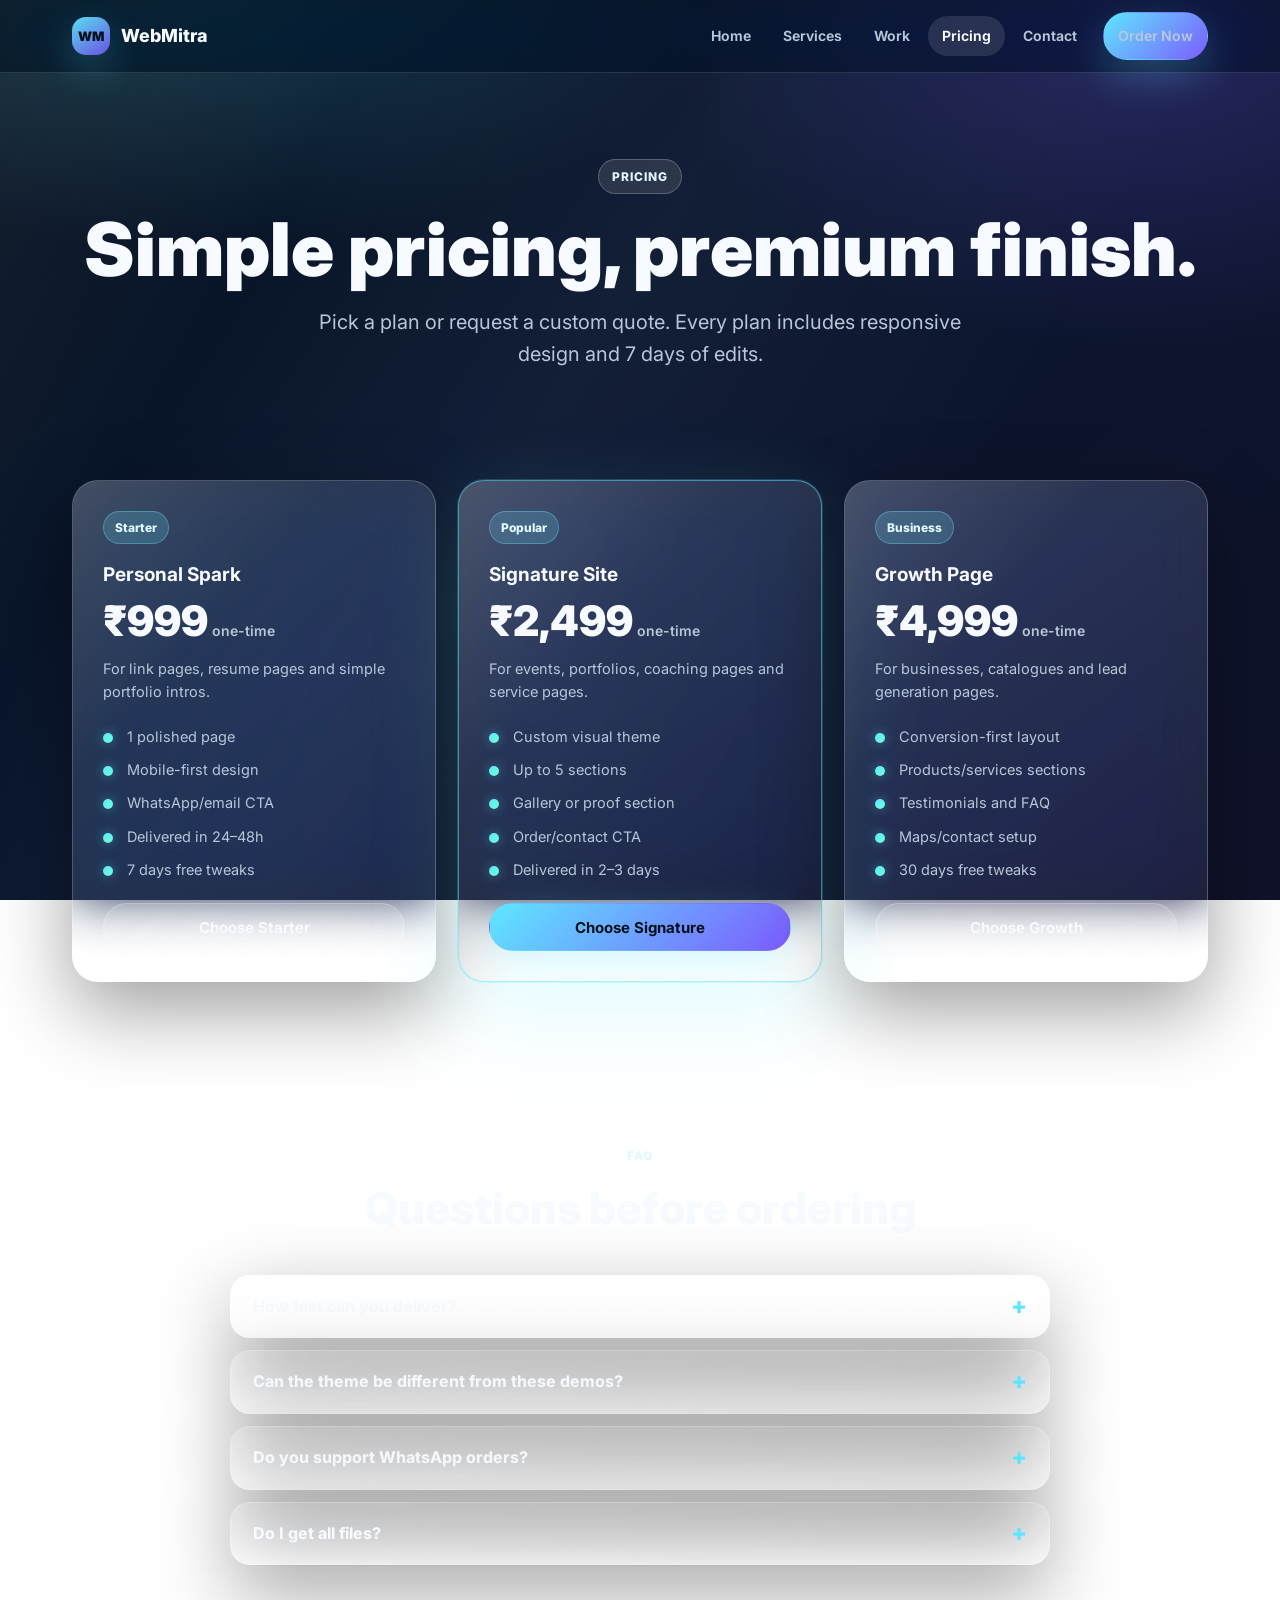
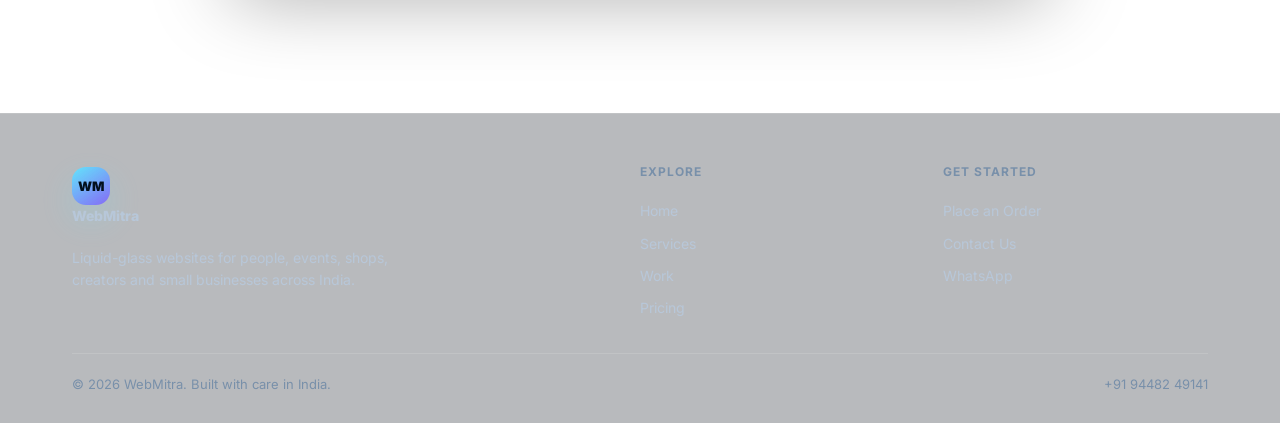
<file: pricing.html>
<!doctype html><html lang="en"><head><meta charset="utf-8"/><meta name="viewport" content="width=device-width, initial-scale=1, viewport-fit=cover"/><title>Pricing — WebMitra</title><meta name="description" content="Transparent WebMitra pricing for premium personal, event and business websites."/><link rel="icon" href="favicon.ico" sizes="any"/><link rel="icon" type="image/svg+xml" href="favicon.svg"/><link rel="apple-touch-icon" href="apple-touch-icon.png"/><link rel="preconnect" href="https://fonts.googleapis.com"/><link rel="preconnect" href="https://fonts.gstatic.com" crossorigin/><link href="https://fonts.googleapis.com/css2?family=Inter:wght@400;500;600;700;800;900&display=swap" rel="stylesheet"/><link rel="stylesheet" href="styles.css"/><meta property="og:title" content="Pricing — WebMitra"/><meta property="og:description" content="Transparent WebMitra pricing for premium personal, event and business websites."/><meta property="og:type" content="website"/><meta name="theme-color" content="#06111f"/></head><body><header class="site-header"><div class="container nav"><a class="brand" href="index.html"><span class="brand-mark">WM</span><span>WebMitra</span></a><button class="menu-toggle" data-menu-toggle aria-label="Open menu">☰</button><nav class="nav-links"><a href="index.html" data-nav="index.html">Home</a><a href="services.html" data-nav="services.html">Services</a><a href="work.html" data-nav="work.html">Work</a><a href="pricing.html" data-nav="pricing.html">Pricing</a><a href="contact.html" data-nav="contact.html">Contact</a><a class="nav-cta btn btn-primary" href="order.html" data-nav="order.html">Order Now</a></nav></div></header><main><section class="hero center"><div class="container"><span class="eyebrow fade-in">Pricing</span><h1 class="fade-in delay-1">Simple pricing, premium finish.</h1><p class="lead fade-in delay-2">Pick a plan or request a custom quote. Every plan includes responsive design and 7 days of edits.</p></div></section><section class="section" style="padding-top:24px"><div class="container"><div class="pricing-grid"><div class="plan"><span class="badge">Starter</span><h3>Personal Spark</h3><div class="price">₹999<small> one-time</small></div><p>For link pages, resume pages and simple portfolio intros.</p><ul><li>1 polished page</li><li>Mobile-first design</li><li>WhatsApp/email CTA</li><li>Delivered in 24–48h</li><li>7 days free tweaks</li></ul><a class="btn btn-ghost btn-block" href="order.html?type=Portfolio">Choose Starter</a></div><div class="plan featured"><span class="badge">Popular</span><h3>Signature Site</h3><div class="price">₹2,499<small> one-time</small></div><p>For events, portfolios, coaching pages and service pages.</p><ul><li>Custom visual theme</li><li>Up to 5 sections</li><li>Gallery or proof section</li><li>Order/contact CTA</li><li>Delivered in 2–3 days</li></ul><a class="btn btn-primary btn-block" href="order.html?type=Event">Choose Signature</a></div><div class="plan"><span class="badge">Business</span><h3>Growth Page</h3><div class="price">₹4,999<small> one-time</small></div><p>For businesses, catalogues and lead generation pages.</p><ul><li>Conversion-first layout</li><li>Products/services sections</li><li>Testimonials and FAQ</li><li>Maps/contact setup</li><li>30 days free tweaks</li></ul><a class="btn btn-ghost btn-block" href="order.html?type=Business">Choose Growth</a></div></div></div></section><section class="section"><div class="container"><div class="section-head"><span class="eyebrow">FAQ</span><h2>Questions before ordering</h2></div><div class="faq"><details><summary>How fast can you deliver?</summary><p>Simple sites are usually delivered in 24–48 hours. Larger business pages take 2–5 days depending on content.</p></details><details><summary>Can the theme be different from these demos?</summary><p>Yes. The demos show quality and structure; your site can use a different mood, color system and layout.</p></details><details><summary>Do you support WhatsApp orders?</summary><p>Yes. The order form saves to Firebase and also opens WhatsApp at +91 94482 49141 for quick confirmation.</p></details><details><summary>Do I get all files?</summary><p>Yes. You can receive the complete HTML, CSS, JavaScript and image assets.</p></details></div></div></section></main><footer class="site-footer"><div class="container"><div class="footer-grid"><div><a class="brand" href="index.html"><span class="brand-mark">WM</span><span>WebMitra</span></a><p style="color:var(--muted);max-width:360px;margin-top:14px;font-size:14px">Liquid-glass websites for people, events, shops, creators and small businesses across India.</p></div><div><h4>Explore</h4><a href="index.html">Home</a><a href="services.html">Services</a><a href="work.html">Work</a><a href="pricing.html">Pricing</a></div><div><h4>Get Started</h4><a href="order.html">Place an Order</a><a href="contact.html">Contact Us</a><a href="https://wa.me/919448249141" target="_blank" rel="noopener">WhatsApp</a></div></div><div class="footer-bottom"><span>© <span id="yr"></span> WebMitra. Built with care in India.</span><span>+91 94482 49141</span></div></div></footer><script src="app.js"></script></body></html>
</file>
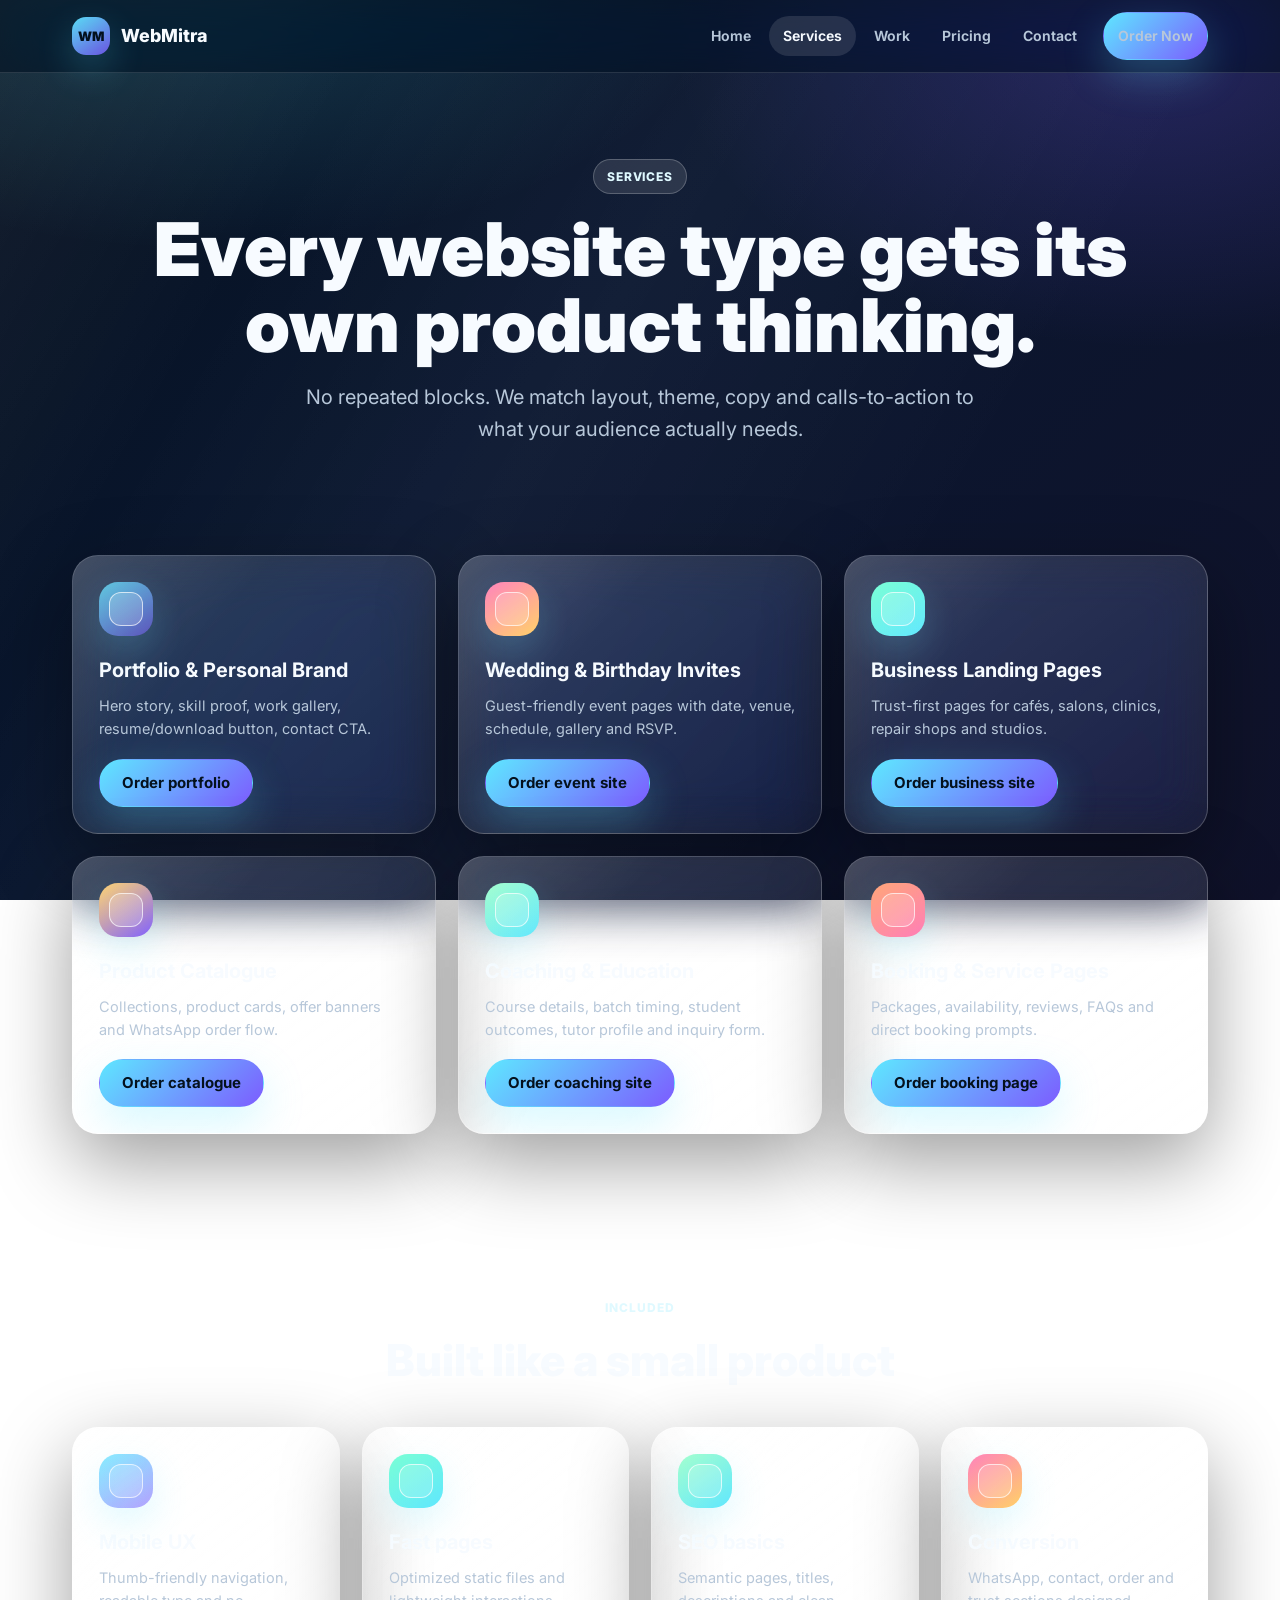
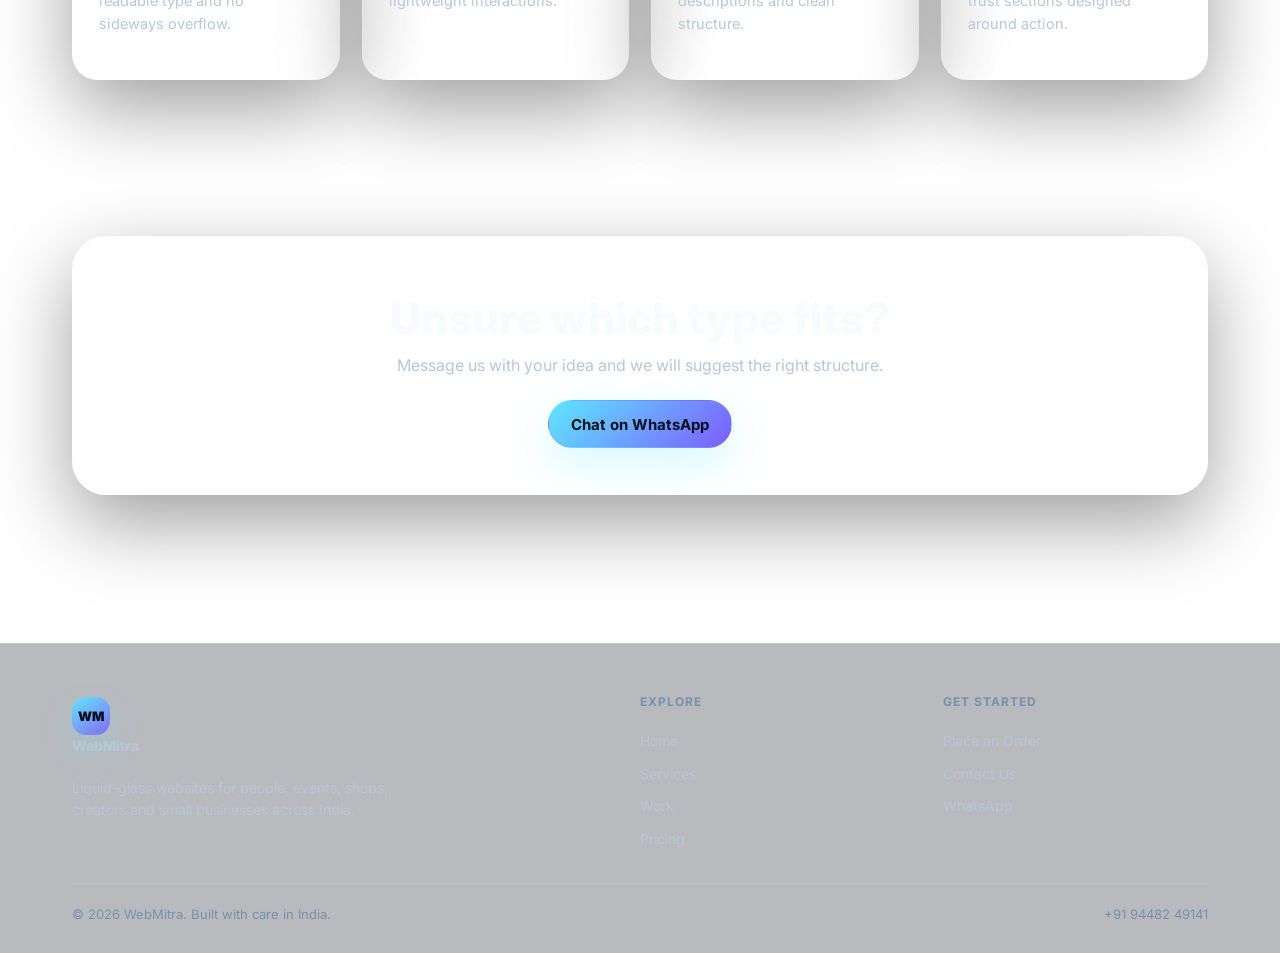
<file: services.html>
<!doctype html><html lang="en"><head><meta charset="utf-8"/><meta name="viewport" content="width=device-width, initial-scale=1, viewport-fit=cover"/><title>Services — WebMitra</title><meta name="description" content="Portfolio, event, business, catalogue, coaching and booking websites by WebMitra."/><link rel="icon" href="favicon.ico" sizes="any"/><link rel="icon" type="image/svg+xml" href="favicon.svg"/><link rel="apple-touch-icon" href="apple-touch-icon.png"/><link rel="preconnect" href="https://fonts.googleapis.com"/><link rel="preconnect" href="https://fonts.gstatic.com" crossorigin/><link href="https://fonts.googleapis.com/css2?family=Inter:wght@400;500;600;700;800;900&display=swap" rel="stylesheet"/><link rel="stylesheet" href="styles.css"/><meta property="og:title" content="Services — WebMitra"/><meta property="og:description" content="Portfolio, event, business, catalogue, coaching and booking websites by WebMitra."/><meta property="og:type" content="website"/><meta name="theme-color" content="#06111f"/></head><body><header class="site-header"><div class="container nav"><a class="brand" href="index.html"><span class="brand-mark">WM</span><span>WebMitra</span></a><button class="menu-toggle" data-menu-toggle aria-label="Open menu">☰</button><nav class="nav-links"><a href="index.html" data-nav="index.html">Home</a><a href="services.html" data-nav="services.html">Services</a><a href="work.html" data-nav="work.html">Work</a><a href="pricing.html" data-nav="pricing.html">Pricing</a><a href="contact.html" data-nav="contact.html">Contact</a><a class="nav-cta btn btn-primary" href="order.html" data-nav="order.html">Order Now</a></nav></div></header><main><section class="hero center"><div class="container"><span class="eyebrow fade-in">Services</span><h1 class="fade-in delay-1">Every website type gets its own product thinking.</h1><p class="lead fade-in delay-2">No repeated blocks. We match layout, theme, copy and calls-to-action to what your audience actually needs.</p></div></section><section class="section" style="padding-top:24px"><div class="container"><div class="grid grid-3"><article class="card"><div class="mini-visual"></div><h3>Portfolio & Personal Brand</h3><p>Hero story, skill proof, work gallery, resume/download button, contact CTA.</p><a class="btn btn-primary" href="order.html?type=Portfolio">Order portfolio</a></article><article class="card"><div class="mini-visual event"></div><h3>Wedding & Birthday Invites</h3><p>Guest-friendly event pages with date, venue, schedule, gallery and RSVP.</p><a class="btn btn-primary" href="order.html?type=Event">Order event site</a></article><article class="card"><div class="mini-visual business"></div><h3>Business Landing Pages</h3><p>Trust-first pages for cafés, salons, clinics, repair shops and studios.</p><a class="btn btn-primary" href="order.html?type=Business">Order business site</a></article><article class="card"><div class="mini-visual shop"></div><h3>Product Catalogue</h3><p>Collections, product cards, offer banners and WhatsApp order flow.</p><a class="btn btn-primary" href="order.html?type=Shop Catalogue">Order catalogue</a></article><article class="card"><div class="mini-visual learn"></div><h3>Coaching & Education</h3><p>Course details, batch timing, student outcomes, tutor profile and inquiry form.</p><a class="btn btn-primary" href="order.html?type=Coaching">Order coaching site</a></article><article class="card"><div class="mini-visual booking"></div><h3>Booking & Service Pages</h3><p>Packages, availability, reviews, FAQs and direct booking prompts.</p><a class="btn btn-primary" href="order.html?type=Booking Page">Order booking page</a></article></div></div></section><section class="section"><div class="container"><div class="section-head"><span class="eyebrow">Included</span><h2>Built like a small product</h2></div><div class="grid grid-4"><article class="card"><div class="mini-visual"></div><h3>Mobile UX</h3><p>Thumb-friendly navigation, readable type and no sideways overflow.</p></article><article class="card"><div class="mini-visual business"></div><h3>Fast pages</h3><p>Optimized static files and lightweight interactions.</p></article><article class="card"><div class="mini-visual learn"></div><h3>SEO basics</h3><p>Semantic pages, titles, descriptions and clean structure.</p></article><article class="card"><div class="mini-visual event"></div><h3>Conversion</h3><p>WhatsApp, contact, order and trust sections designed around action.</p></article></div></div></section><section class="section"><div class="container"><div class="cta-banner"><h2>Unsure which type fits?</h2><p>Message us with your idea and we will suggest the right structure.</p><a class="btn btn-primary" data-wa target="_blank" rel="noopener">Chat on WhatsApp</a></div></div></section></main><footer class="site-footer"><div class="container"><div class="footer-grid"><div><a class="brand" href="index.html"><span class="brand-mark">WM</span><span>WebMitra</span></a><p style="color:var(--muted);max-width:360px;margin-top:14px;font-size:14px">Liquid-glass websites for people, events, shops, creators and small businesses across India.</p></div><div><h4>Explore</h4><a href="index.html">Home</a><a href="services.html">Services</a><a href="work.html">Work</a><a href="pricing.html">Pricing</a></div><div><h4>Get Started</h4><a href="order.html">Place an Order</a><a href="contact.html">Contact Us</a><a href="https://wa.me/919448249141" target="_blank" rel="noopener">WhatsApp</a></div></div><div class="footer-bottom"><span>© <span id="yr"></span> WebMitra. Built with care in India.</span><span>+91 94482 49141</span></div></div></footer><script src="app.js"></script></body></html>
</file>
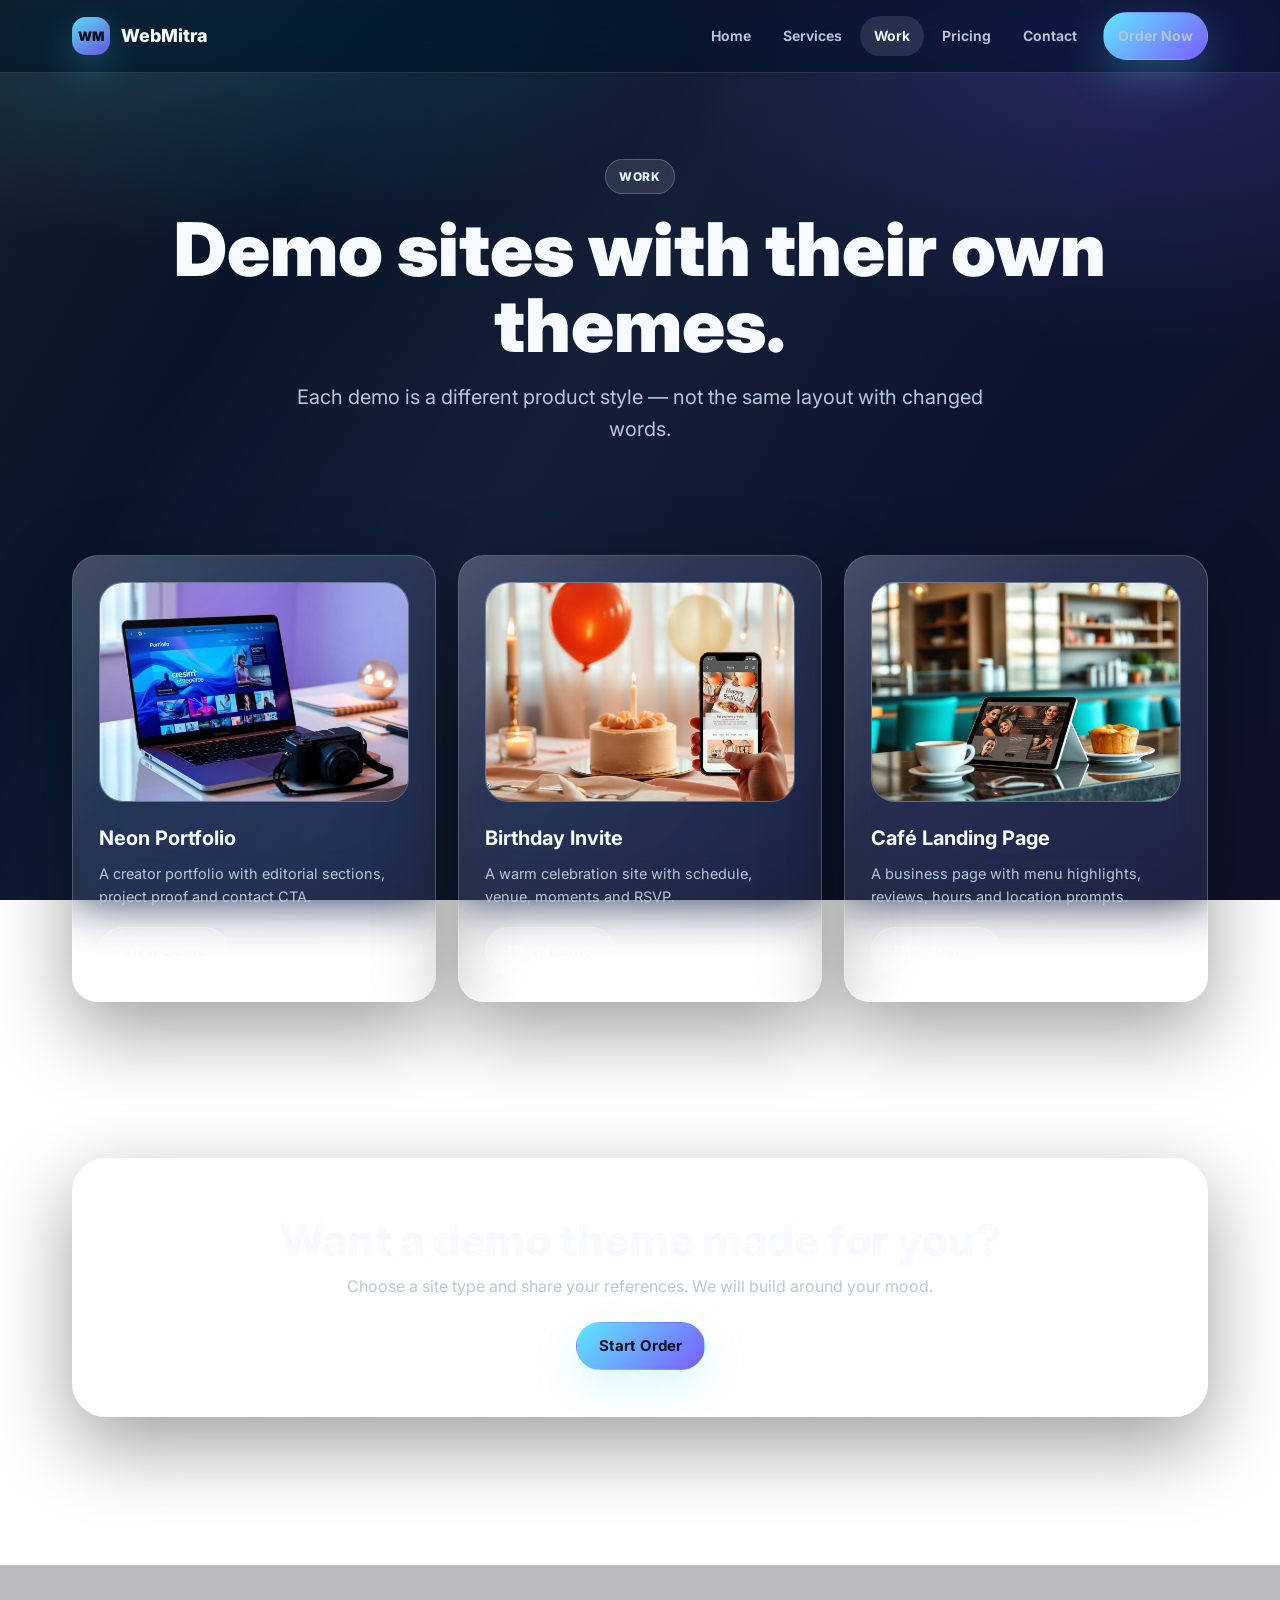
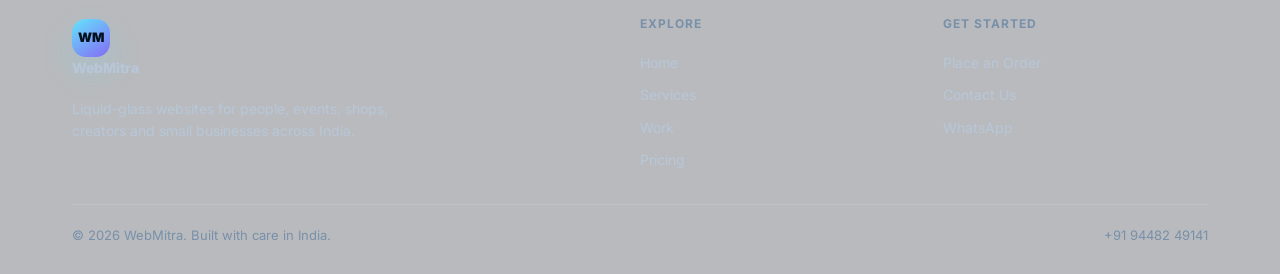
<file: work.html>
<!doctype html><html lang="en"><head><meta charset="utf-8"/><meta name="viewport" content="width=device-width, initial-scale=1, viewport-fit=cover"/><title>Our Work — WebMitra</title><meta name="description" content="Real-feel WebMitra demo websites with distinct themes for portfolio, event and business sites."/><link rel="icon" href="favicon.ico" sizes="any"/><link rel="icon" type="image/svg+xml" href="favicon.svg"/><link rel="apple-touch-icon" href="apple-touch-icon.png"/><link rel="preconnect" href="https://fonts.googleapis.com"/><link rel="preconnect" href="https://fonts.gstatic.com" crossorigin/><link href="https://fonts.googleapis.com/css2?family=Inter:wght@400;500;600;700;800;900&display=swap" rel="stylesheet"/><link rel="stylesheet" href="styles.css"/><meta property="og:title" content="Our Work — WebMitra"/><meta property="og:description" content="Real-feel WebMitra demo websites with distinct themes for portfolio, event and business sites."/><meta property="og:type" content="website"/><meta name="theme-color" content="#06111f"/></head><body><header class="site-header"><div class="container nav"><a class="brand" href="index.html"><span class="brand-mark">WM</span><span>WebMitra</span></a><button class="menu-toggle" data-menu-toggle aria-label="Open menu">☰</button><nav class="nav-links"><a href="index.html" data-nav="index.html">Home</a><a href="services.html" data-nav="services.html">Services</a><a href="work.html" data-nav="work.html">Work</a><a href="pricing.html" data-nav="pricing.html">Pricing</a><a href="contact.html" data-nav="contact.html">Contact</a><a class="nav-cta btn btn-primary" href="order.html" data-nav="order.html">Order Now</a></nav></div></header><main><section class="hero center"><div class="container"><span class="eyebrow fade-in">Work</span><h1 class="fade-in delay-1">Demo sites with their own themes.</h1><p class="lead fade-in delay-2">Each demo is a different product style — not the same layout with changed words.</p></div></section><section class="section" style="padding-top:24px"><div class="container"><div class="grid grid-3"><article class="card"><div class="preview"><img src="assets/portfolio-demo.jpg" alt="Portfolio demo preview" loading="lazy"/></div><h3>Neon Portfolio</h3><p>A creator portfolio with editorial sections, project proof and contact CTA.</p><a class="btn btn-ghost" href="demo-portfolio.html">View Demo</a></article><article class="card"><div class="preview"><img src="assets/event-demo.jpg" alt="Birthday invite demo preview" loading="lazy"/></div><h3>Birthday Invite</h3><p>A warm celebration site with schedule, venue, moments and RSVP.</p><a class="btn btn-ghost" href="demo-birthday.html">View Demo</a></article><article class="card"><div class="preview"><img src="assets/business-demo.jpg" alt="Business demo preview" loading="lazy"/></div><h3>Café Landing Page</h3><p>A business page with menu highlights, reviews, hours and location prompts.</p><a class="btn btn-ghost" href="demo-business.html">View Demo</a></article></div></div></section><section class="section"><div class="container"><div class="cta-banner"><h2>Want a demo theme made for you?</h2><p>Choose a site type and share your references. We will build around your mood.</p><a class="btn btn-primary" href="order.html">Start Order</a></div></div></section></main><footer class="site-footer"><div class="container"><div class="footer-grid"><div><a class="brand" href="index.html"><span class="brand-mark">WM</span><span>WebMitra</span></a><p style="color:var(--muted);max-width:360px;margin-top:14px;font-size:14px">Liquid-glass websites for people, events, shops, creators and small businesses across India.</p></div><div><h4>Explore</h4><a href="index.html">Home</a><a href="services.html">Services</a><a href="work.html">Work</a><a href="pricing.html">Pricing</a></div><div><h4>Get Started</h4><a href="order.html">Place an Order</a><a href="contact.html">Contact Us</a><a href="https://wa.me/919448249141" target="_blank" rel="noopener">WhatsApp</a></div></div><div class="footer-bottom"><span>© <span id="yr"></span> WebMitra. Built with care in India.</span><span>+91 94482 49141</span></div></div></footer><script src="app.js"></script></body></html>
</file>
<file: styles.css>
:root{
  --bg:#06111f;
  --bg-2:#0b1b2f;
  --ink:#f7fbff;
  --muted:#b7c7d9;
  --dim:#7890aa;
  --glass:rgba(255,255,255,.112);
  --glass-strong:rgba(255,255,255,.18);
  --glass-soft:rgba(255,255,255,.07);
  --stroke:rgba(255,255,255,.22);
  --stroke-soft:rgba(255,255,255,.13);
  --blue:#5ee7ff;
  --violet:#7c5cff;
  --green:#6fffd2;
  --rose:#ff7ab6;
  --amber:#ffd166;
  --danger:#ff6b7a;
  --shadow:0 28px 80px rgba(0,0,0,.38);
  --glow:0 0 42px rgba(94,231,255,.22);
  --radius:26px;
  --radius-sm:16px;
  --maxw:1180px;
  --font:"Inter",-apple-system,BlinkMacSystemFont,"Segoe UI",Roboto,sans-serif;
}
*{box-sizing:border-box}html{scroll-behavior:smooth}html,body{margin:0;padding:0}body{min-height:100vh;font-family:var(--font);color:var(--ink);line-height:1.6;background:radial-gradient(900px 520px at 16% -8%,rgba(94,231,255,.22),transparent 62%),radial-gradient(800px 520px at 90% 4%,rgba(124,92,255,.24),transparent 60%),linear-gradient(135deg,#06111f 0%,#0a1730 42%,#10122a 100%);background-attachment:fixed;-webkit-font-smoothing:antialiased;overflow-x:hidden}body::before{content:"";position:fixed;inset:0;pointer-events:none;background:linear-gradient(120deg,rgba(255,255,255,.06),transparent 22%,rgba(255,255,255,.035) 44%,transparent 70%);mix-blend-mode:screen}a{color:inherit;text-decoration:none}img{display:block;max-width:100%}.container{max-width:var(--maxw);margin:0 auto;padding:0 22px}.site-header{position:sticky;top:0;z-index:100;background:rgba(6,17,31,.62);border-bottom:1px solid var(--stroke-soft);backdrop-filter:blur(28px) saturate(180%);-webkit-backdrop-filter:blur(28px) saturate(180%)}.nav{height:72px;display:flex;align-items:center;justify-content:space-between;gap:20px}.brand{display:flex;align-items:center;gap:11px;font-weight:800;letter-spacing:0;font-size:18px}.brand-mark{width:38px;height:38px;border-radius:14px;display:grid;place-items:center;background:linear-gradient(145deg,rgba(94,231,255,.95),rgba(124,92,255,.85));box-shadow:0 14px 36px rgba(94,231,255,.24);color:#03101d;font-weight:900;font-size:13px}.nav-links{display:flex;align-items:center;gap:4px}.nav-links a{padding:9px 14px;border-radius:999px;color:var(--muted);font-size:14px;font-weight:650;transition:background .2s,color .2s,transform .2s}.nav-links a:hover,.nav-links a.active{color:var(--ink);background:var(--glass)}.nav-cta{margin-left:8px}.menu-toggle{display:none;width:44px;height:44px;border-radius:15px;background:var(--glass);border:1px solid var(--stroke);color:var(--ink);font-size:20px}.btn{display:inline-flex;align-items:center;justify-content:center;gap:9px;min-height:48px;padding:13px 22px;border-radius:999px;border:1px solid transparent;font:700 15px/1 var(--font);cursor:pointer;transition:transform .2s,box-shadow .2s,background .2s,border-color .2s,color .2s;white-space:nowrap}.btn:hover{transform:translateY(-2px)}.btn-primary{background:linear-gradient(135deg,var(--blue),var(--violet));color:#04111d;box-shadow:0 16px 42px rgba(94,231,255,.25)}.btn-ghost{background:var(--glass);color:var(--ink);border-color:var(--stroke);backdrop-filter:blur(20px)}.btn-ghost:hover{background:var(--glass-strong);box-shadow:var(--glow)}.btn-light{background:rgba(255,255,255,.92);color:#071527}.btn-block{width:100%}.hero{padding:86px 0 58px;position:relative}.hero-grid{display:grid;grid-template-columns:1.02fr .98fr;gap:42px;align-items:center}.hero.center{text-align:center}.hero.center .lead,.hero.center h1{margin-left:auto;margin-right:auto}.eyebrow{display:inline-flex;align-items:center;gap:8px;padding:7px 13px;border-radius:999px;background:var(--glass);border:1px solid var(--stroke);color:#dff9ff;font-size:12px;font-weight:800;letter-spacing:.08em;text-transform:uppercase;backdrop-filter:blur(18px)}h1,h2,h3,p{overflow-wrap:anywhere}h1{font-size:clamp(38px,6vw,74px);line-height:1.02;letter-spacing:0;margin:18px 0 18px;font-weight:900}h2{font-size:clamp(28px,3.5vw,44px);line-height:1.08;letter-spacing:0;margin:12px 0 10px;font-weight:850}h3{letter-spacing:0}.lead{font-size:clamp(16px,2vw,20px);max-width:690px;color:var(--muted);margin:0 0 28px}.hero-cta{display:flex;gap:12px;flex-wrap:wrap}.hero-media{position:relative}.hero-media img,.photo-tile img,.preview img{width:100%;height:100%;object-fit:cover}.phone-glass,.liquid-card,.card,.plan,.testimonial,.form-section,.stat,.order-card,.admin-bar,.cta-banner,.trust-strip,.faq details,.auth-panel,.demo-panel{background:linear-gradient(145deg,rgba(255,255,255,.16),rgba(255,255,255,.055));border:1px solid var(--stroke);box-shadow:var(--shadow);backdrop-filter:blur(26px) saturate(165%);-webkit-backdrop-filter:blur(26px) saturate(165%)}.phone-glass{border-radius:34px;padding:10px;aspect-ratio:1.1/1;overflow:hidden;transform:rotate(1.5deg)}.phone-glass img{border-radius:24px;height:100%;width:100%;object-fit:cover}.float-chip{position:absolute;right:-10px;bottom:28px;border-radius:20px;padding:16px 18px;background:rgba(255,255,255,.16);border:1px solid var(--stroke);backdrop-filter:blur(24px);box-shadow:var(--shadow);max-width:250px}.float-chip strong{display:block;font-size:14px}.float-chip span{display:block;color:var(--muted);font-size:12.5px}.section{padding:78px 0}.section-head{text-align:center;max-width:760px;margin:0 auto 42px}.section-head p{color:var(--muted);margin:0}.grid{display:grid;gap:22px}.grid-2{grid-template-columns:repeat(2,1fr)}.grid-3{grid-template-columns:repeat(3,1fr)}.grid-4{grid-template-columns:repeat(4,1fr)}.card{border-radius:var(--radius);padding:26px;position:relative;overflow:hidden;transition:transform .25s,border-color .25s,background .25s}.card:hover,.plan:hover{transform:translateY(-5px);border-color:rgba(255,255,255,.34)}.card::after,.plan::after{content:"";position:absolute;inset:0;pointer-events:none;background:linear-gradient(130deg,rgba(255,255,255,.16),transparent 34%);opacity:.65}.card h3{font-size:20px;margin:0 0 8px}.card p{color:var(--muted);font-size:14.5px;margin:0 0 18px}.mini-visual{width:54px;height:54px;border-radius:19px;margin-bottom:18px;background:linear-gradient(145deg,rgba(94,231,255,.8),rgba(124,92,255,.58));box-shadow:0 14px 36px rgba(94,231,255,.2);position:relative}.mini-visual::before{content:"";position:absolute;inset:10px;border-radius:12px;border:1px solid rgba(255,255,255,.68);background:rgba(255,255,255,.18)}.mini-visual.event{background:linear-gradient(145deg,#ff7ab6,#ffd166)}.mini-visual.business{background:linear-gradient(145deg,#6fffd2,#5ee7ff)}.mini-visual.shop{background:linear-gradient(145deg,#ffd166,#7c5cff)}.mini-visual.learn{background:linear-gradient(145deg,#9cffcb,#5ee7ff)}.mini-visual.booking{background:linear-gradient(145deg,#ff9f6e,#ff7ab6)}.trust-strip{border-radius:var(--radius);padding:20px;display:grid;grid-template-columns:repeat(4,1fr);gap:16px}.trust-item{display:flex;align-items:center;gap:12px}.trust-dot{width:40px;height:40px;border-radius:15px;background:linear-gradient(145deg,rgba(94,231,255,.3),rgba(255,255,255,.09));border:1px solid var(--stroke);position:relative;flex:0 0 auto}.trust-dot::after{content:"";position:absolute;inset:12px;border-radius:50%;background:var(--blue);box-shadow:0 0 18px var(--blue)}.trust-item strong{display:block;font-size:14px}.trust-item span{display:block;color:var(--muted);font-size:12.5px}.photo-tile{height:210px;border-radius:22px;overflow:hidden;margin-bottom:18px;border:1px solid var(--stroke)}.preview{height:220px;border-radius:24px;overflow:hidden;border:1px solid var(--stroke);margin-bottom:20px;background:var(--glass)}.pricing-grid{display:grid;grid-template-columns:repeat(3,1fr);gap:22px}.plan{border-radius:var(--radius);padding:30px;position:relative;overflow:hidden}.plan.featured{border-color:rgba(94,231,255,.55);box-shadow:0 0 0 1px rgba(94,231,255,.2),0 30px 90px rgba(94,231,255,.18)}.badge{display:inline-flex;padding:6px 11px;border-radius:999px;background:rgba(94,231,255,.18);color:#dffaff;border:1px solid rgba(94,231,255,.35);font-size:12px;font-weight:800}.plan h3{font-size:19px;margin:16px 0 4px}.price{font-size:42px;line-height:1;font-weight:900;margin:10px 0}.price small{font-size:14px;color:var(--muted);font-weight:600}.plan p,.plan li{color:var(--muted);font-size:14.5px}.plan ul{list-style:none;padding:0;margin:22px 0;display:flex;flex-direction:column;gap:10px}.plan li{position:relative;padding-left:24px}.plan li::before{content:"";position:absolute;left:0;top:8px;width:10px;height:10px;border-radius:50%;background:linear-gradient(135deg,var(--blue),var(--green));box-shadow:0 0 12px rgba(94,231,255,.45)}.testimonial{border-radius:var(--radius);padding:24px}.testimonial p{color:var(--ink);font-style:italic;margin:0 0 18px}.who{display:flex;align-items:center;gap:12px}.avatar{width:42px;height:42px;border-radius:16px;background:linear-gradient(145deg,var(--blue),var(--violet));display:grid;place-items:center;color:#06111f;font-weight:900}.who small{display:block;color:var(--muted);font-size:13px}.faq{max-width:820px;margin:0 auto;display:flex;flex-direction:column;gap:12px}.faq details{border-radius:20px;padding:18px 22px}.faq summary{cursor:pointer;list-style:none;font-weight:750;display:flex;justify-content:space-between;gap:16px}.faq summary::-webkit-details-marker{display:none}.faq summary::after{content:"+";font-size:24px;color:var(--blue);line-height:1}.faq details[open] summary::after{content:"–"}.faq p{color:var(--muted);font-size:14.5px;margin:14px 0 0}.cta-banner{border-radius:34px;padding:46px;text-align:center;overflow:hidden;position:relative}.cta-banner p{color:var(--muted);margin:0 0 22px}.form{display:flex;flex-direction:column;gap:18px}.form-section{border-radius:var(--radius);padding:26px}.form-section h3{margin:0 0 5px;font-size:18px}.sec-desc{color:var(--muted);font-size:13.5px;margin:0 0 20px}.field{display:flex;flex-direction:column;gap:7px;margin-bottom:17px}.field:last-child{margin-bottom:0}.field label{font-size:14px;font-weight:700}.req{color:var(--rose)}.field input,.field select,.field textarea{width:100%;font:500 15px/1.2 var(--font);color:var(--ink);background:rgba(255,255,255,.1);border:1px solid var(--stroke);border-radius:16px;padding:14px 15px;outline:none;transition:border-color .18s,box-shadow .18s,background .18s}.field textarea{min-height:122px;resize:vertical;line-height:1.5}.field input:focus,.field select:focus,.field textarea:focus{border-color:rgba(94,231,255,.7);box-shadow:0 0 0 4px rgba(94,231,255,.12);background:rgba(255,255,255,.14)}.err{display:none;color:var(--danger);font-size:12.5px}.field.invalid .err{display:block}.field.invalid input,.field.invalid select,.field.invalid textarea{border-color:var(--danger)}.status{display:none;border-radius:16px;padding:14px 16px;font-size:14px;border:1px solid var(--stroke);background:var(--glass)}.status.show{display:block}.status.success{color:#c7ffe9;border-color:rgba(111,255,210,.45);background:rgba(111,255,210,.12)}.status.error{color:#ffd2d8;border-color:rgba(255,107,122,.45);background:rgba(255,107,122,.12)}.status.info{color:var(--muted)}.auth-panel{border-radius:var(--radius);padding:24px;margin-bottom:18px}.auth-grid{display:grid;grid-template-columns:1fr 1fr;gap:14px;margin-top:16px}.email-row{display:flex;gap:10px}.email-row input{flex:1}.divider{height:1px;background:var(--stroke-soft);margin:18px 0}.progress-dots{display:flex;justify-content:center;gap:12px;flex-wrap:wrap;margin-bottom:28px}.pdot{display:flex;align-items:center;gap:8px;color:var(--muted);font-weight:700;font-size:13px}.num{width:29px;height:29px;border-radius:50%;display:grid;place-items:center;background:var(--glass);border:1px solid var(--stroke);color:var(--ink);font-size:12px}.admin-bar{border-radius:22px;padding:16px;display:flex;gap:12px;align-items:center;margin-bottom:24px}.admin-bar input{flex:1;min-width:220px;border-radius:15px;border:1px solid var(--stroke);background:rgba(255,255,255,.1);color:var(--ink);padding:13px 14px;font:500 14px var(--font);outline:none}.stat-row{display:grid;grid-template-columns:repeat(3,1fr);gap:16px;margin-bottom:22px}.stat{border-radius:22px;padding:21px}.lbl{font-size:12px;letter-spacing:.08em;text-transform:uppercase;color:var(--dim);font-weight:800}.val{font-size:30px;font-weight:900;margin-top:4px}.order-card{border-radius:22px;padding:22px;margin-bottom:14px;display:grid;grid-template-columns:1.2fr 1fr 1fr 1fr;gap:18px}.od-name{font-weight:850;font-size:16px}.od-sub,.od-val{color:var(--muted);font-size:14px}.od-label{color:var(--dim);font-size:11px;text-transform:uppercase;letter-spacing:.08em;font-weight:850;margin-bottom:4px}.od-desc{grid-column:1/-1;border-top:1px solid var(--stroke-soft);padding-top:14px;color:var(--muted);font-size:14px}.tag{display:inline-flex;align-items:center;gap:7px;border-radius:999px;padding:5px 10px;background:rgba(94,231,255,.13);border:1px solid rgba(94,231,255,.28);color:#dffaff;font-size:12px;font-weight:800}.site-footer{border-top:1px solid var(--stroke-soft);background:rgba(2,8,18,.28);backdrop-filter:blur(20px);padding:48px 0 28px;margin-top:70px}.footer-grid{display:grid;grid-template-columns:2fr 1fr 1fr;gap:38px;margin-bottom:28px}.footer-grid h4{margin:0 0 14px;color:var(--dim);font-size:12px;text-transform:uppercase;letter-spacing:.08em}.footer-grid a{display:block;color:var(--muted);padding:5px 0;font-size:14px}.footer-grid a:hover{color:var(--blue)}.footer-bottom{border-top:1px solid var(--stroke-soft);padding-top:20px;display:flex;justify-content:space-between;gap:12px;flex-wrap:wrap;color:var(--dim);font-size:13px}.demo-body{background:#08101f;color:#f8fbff}.demo-nav{position:sticky;top:0;z-index:10;background:rgba(8,16,31,.7);border-bottom:1px solid rgba(255,255,255,.12);backdrop-filter:blur(20px)}.demo-wrap{max-width:1120px;margin:0 auto;padding:0 22px}.demo-nav .demo-wrap{height:66px;display:flex;align-items:center;justify-content:space-between}.demo-links{display:flex;gap:18px;color:var(--muted);font-size:14px}.demo-hero{padding:80px 0}.demo-grid{display:grid;grid-template-columns:1fr 1fr;gap:40px;align-items:center}.demo-panel{border-radius:30px;padding:22px}.demo-panel img{border-radius:22px;height:390px;width:100%;object-fit:cover}.demo-kpis{display:grid;grid-template-columns:repeat(3,1fr);gap:14px;margin-top:24px}.demo-kpis div{border-radius:18px;background:rgba(255,255,255,.09);border:1px solid rgba(255,255,255,.14);padding:16px}.demo-section{padding:64px 0}.theme-portfolio{--theme-a:#5ee7ff;--theme-b:#7c5cff}.theme-event{--theme-a:#ff7ab6;--theme-b:#ffd166;background:linear-gradient(135deg,#2b1020,#3a1f13);}.theme-business{--theme-a:#6fffd2;--theme-b:#ffd166;background:linear-gradient(135deg,#071f22,#241809);}.theme-portfolio .btn-primary,.theme-event .btn-primary,.theme-business .btn-primary{background:linear-gradient(135deg,var(--theme-a),var(--theme-b))}.theme-portfolio .eyebrow,.theme-event .eyebrow,.theme-business .eyebrow{color:#fff}.fade-in{opacity:0;transform:translateY(14px);animation:fadeUp .65s ease forwards}.delay-1{animation-delay:.08s}.delay-2{animation-delay:.16s}.delay-3{animation-delay:.24s}@keyframes fadeUp{to{opacity:1;transform:none}}@media (prefers-reduced-motion:reduce){*,*::before,*::after{animation:none!important;transition:none!important;scroll-behavior:auto!important}}@media (max-width:1024px){.hero-grid,.demo-grid{grid-template-columns:1fr}.grid-3,.grid-4,.pricing-grid{grid-template-columns:repeat(2,1fr)}.trust-strip{grid-template-columns:repeat(2,1fr)}.footer-grid{grid-template-columns:1fr 1fr}.order-card{grid-template-columns:1fr 1fr}.float-chip{right:18px}}@media (max-width:768px){.container,.demo-wrap{padding:0 18px}.menu-toggle{display:grid;place-items:center}.nav-links{position:absolute;top:72px;left:0;right:0;display:none;flex-direction:column;align-items:stretch;gap:8px;padding:14px 18px 18px;background:rgba(6,17,31,.86);border-bottom:1px solid var(--stroke-soft);backdrop-filter:blur(28px)}.nav-links.open{display:flex}.nav-links a{padding:13px 14px}.nav-cta{margin-left:0}.hero{padding:58px 0 42px}.section{padding:56px 0}.hero-cta,.auth-grid,.email-row{flex-direction:column;display:flex}.grid-2,.grid-3,.grid-4,.pricing-grid,.trust-strip,.stat-row,.demo-kpis{grid-template-columns:1fr}.footer-grid{grid-template-columns:1fr}.order-card{grid-template-columns:1fr}.cta-banner{padding:32px 20px}.form-section,.auth-panel{padding:21px}.demo-panel img{height:280px}.demo-links{display:none}.phone-glass{transform:none}.float-chip{position:static;margin-top:14px;max-width:none}.btn{width:100%}h1{font-size:clamp(34px,11vw,48px)}}
</file>
